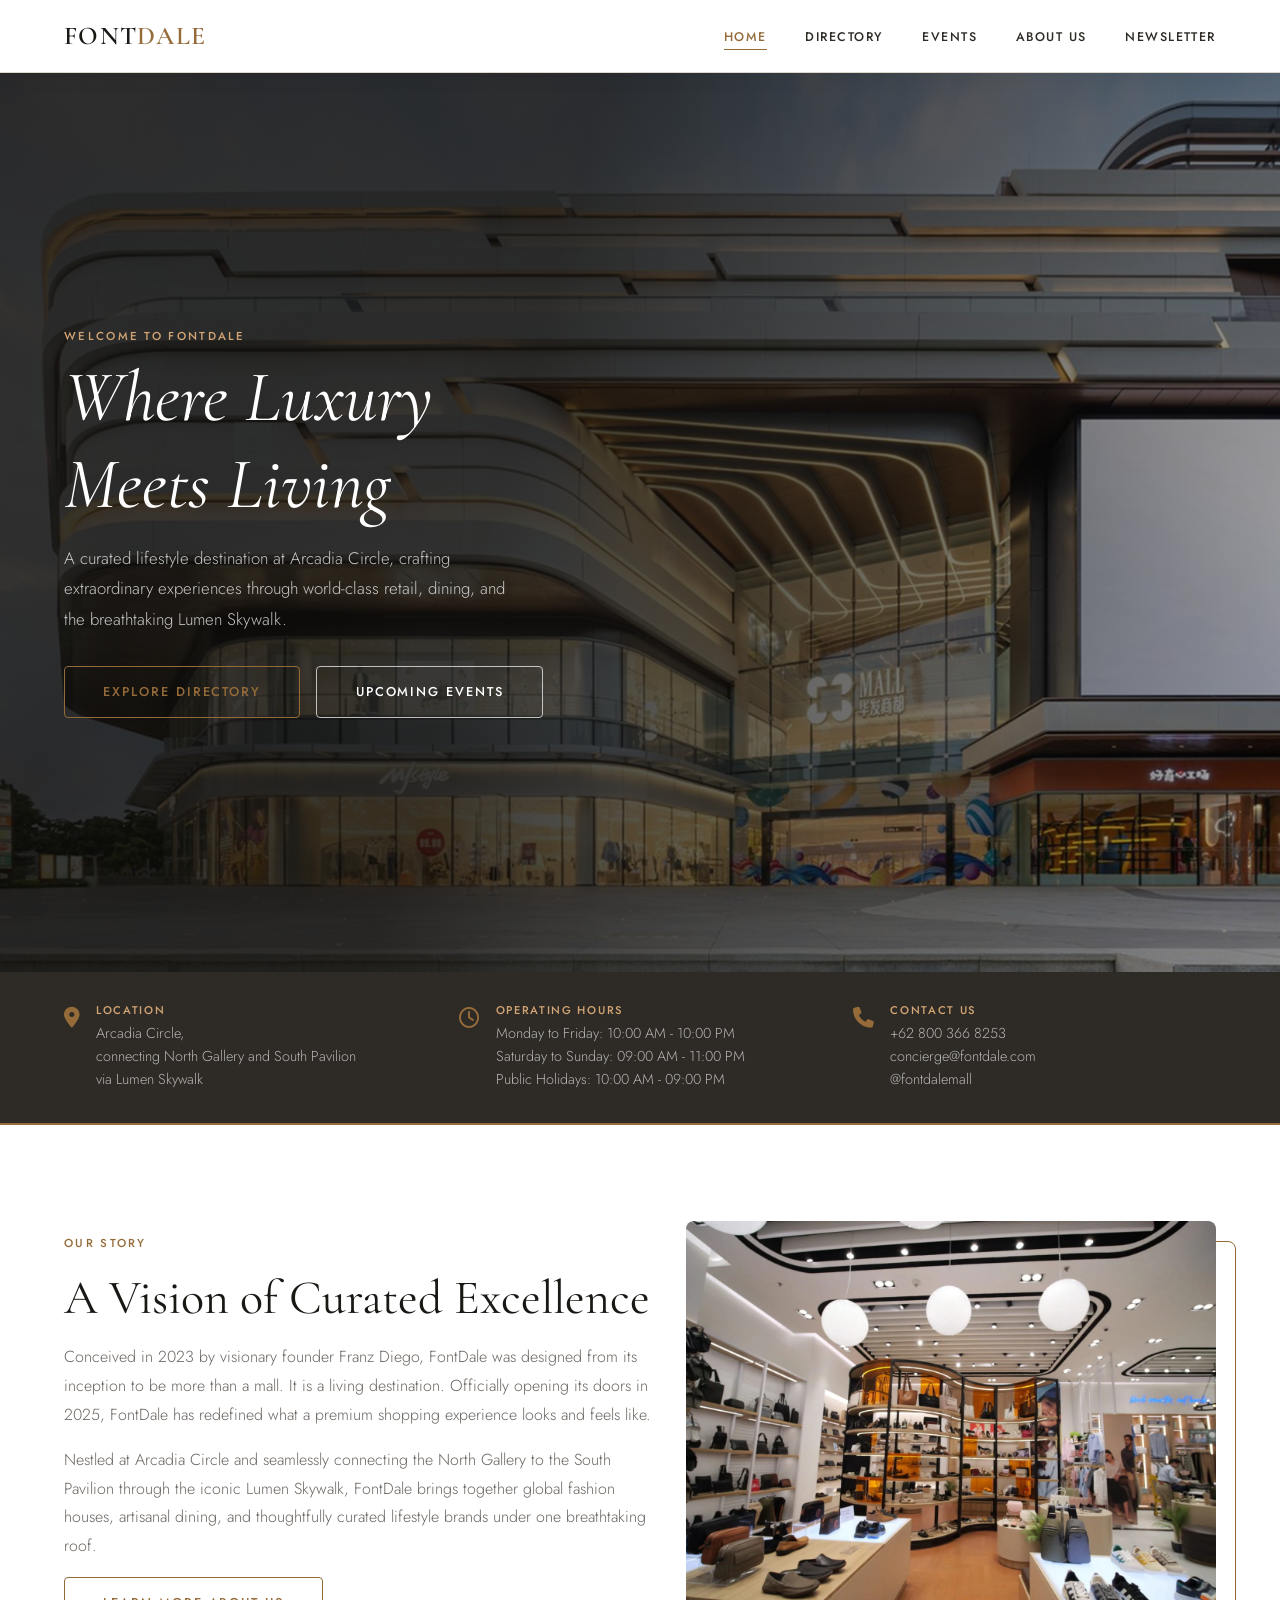
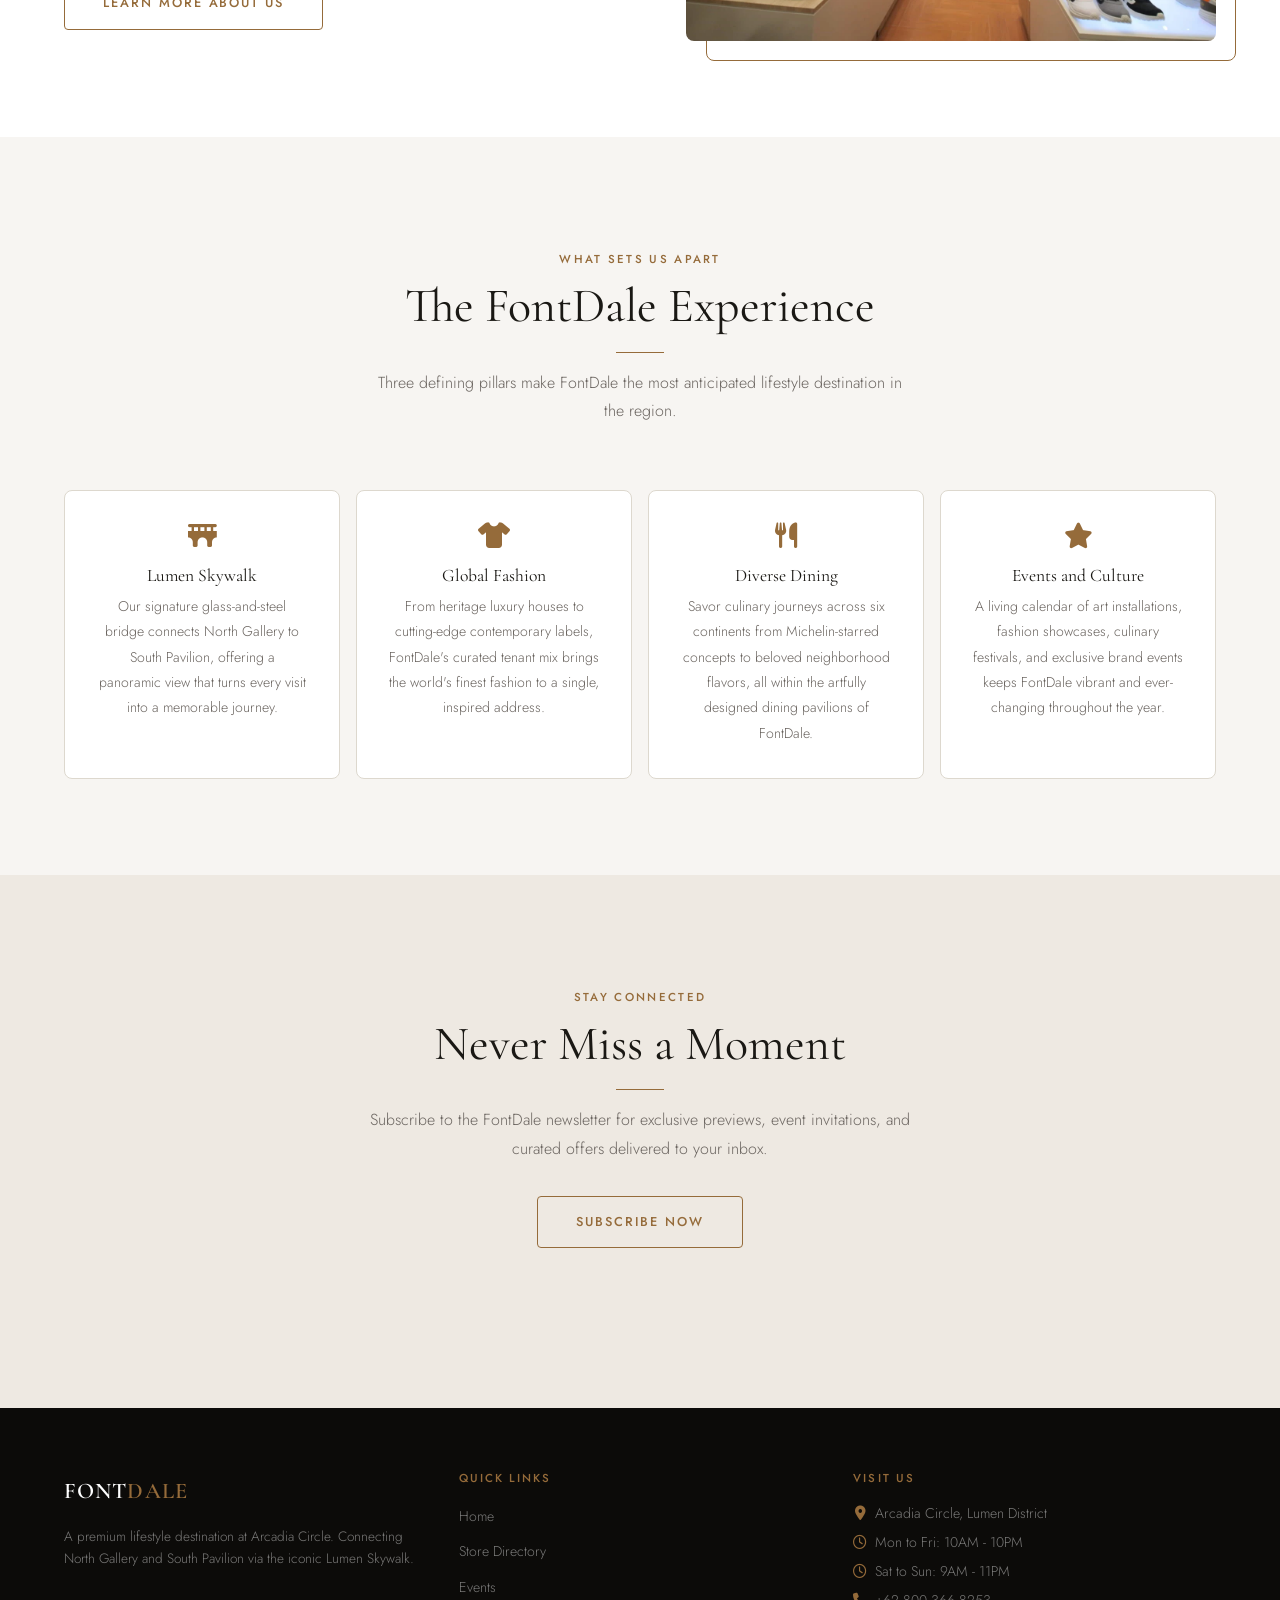
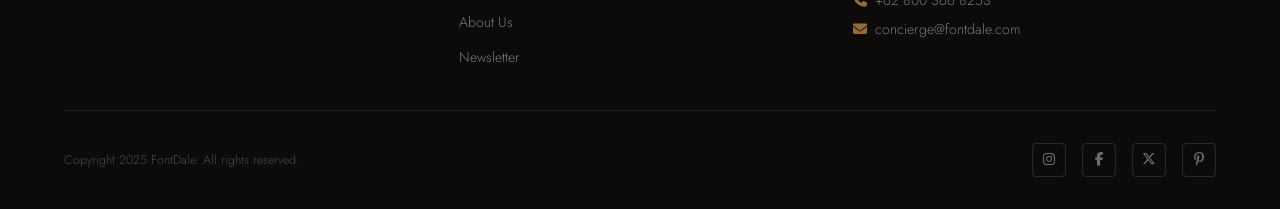
<file: index.html>
<!DOCTYPE html>
<html lang="en">

<head>
    <meta charset="UTF-8">
    <meta name="viewport" content="width=device-width, initial-scale=1.0">
    <meta name="description"
        content="FontDale - A premium lifestyle mall at Arcadia Circle, home to global fashion brands, fine dining, and the iconic Lumen Skywalk.">
    <title>FontDale | Premium Lifestyle Mall</title>
    <link rel="stylesheet" href="https://cdnjs.cloudflare.com/ajax/libs/font-awesome/6.5.0/css/all.min.css">
    <link rel="stylesheet" href="assets/css/style.css">
</head>

<body class="page-body">

    <header class="site-header">
        <div class="container">
            <div class="header-inner">
                <a href="index.html" class="site-logo" aria-label="FontDale Home">Font<span>Dale</span></a>
                <nav aria-label="Primary Navigation">
                    <ul class="nav-list">
                        <li><a href="index.html">Home</a></li>
                        <li><a href="directory.html">Directory</a></li>
                        <li><a href="events.html">Events</a></li>
                        <li><a href="about.html">About Us</a></li>
                        <li><a href="newsletter.html">Newsletter</a></li>
                    </ul>
                </nav>
                <button id="nav-toggle" class="nav-toggle" aria-label="Open navigation menu" aria-expanded="false">
                    <i id="nav-toggle-icon" class="fa-solid fa-bars"></i>
                </button>
            </div>
        </div>
    </header>

    <nav id="nav-mobile" class="nav-mobile" aria-label="Mobile Navigation">
        <ul>
            <li><a href="index.html">Home</a></li>
            <li><a href="directory.html">Directory</a></li>
            <li><a href="events.html">Events</a></li>
            <li><a href="about.html">About Us</a></li>
            <li><a href="newsletter.html">Newsletter</a></li>
        </ul>
    </nav>

    <main>

        <section class="hero" id="hero" aria-label="Hero Banner">
            <div class="hero-bg">
                <img src="assets/images/hero.png"
                    alt="Interior of FontDale Premium Mall - a grand atrium with elegant finishes">
            </div>
            <div class="hero-overlay" aria-hidden="true"></div>
            <div class="container">
                <div class="hero-content">
                    <p class="label-overline">Welcome to FontDale</p>
                    <h1>Where Luxury<br>Meets Living</h1>
                    <p class="hero-tagline">
                        A curated lifestyle destination at Arcadia Circle, crafting
                        extraordinary experiences through world-class retail, dining,
                        and the breathtaking Lumen Skywalk.
                    </p>
                    <div class="hero-actions">
                        <a href="directory.html" class="btn" id="cta-explore-directory">Explore Directory</a>
                        <a href="events.html" class="btn btn--light" id="cta-view-events">Upcoming Events</a>
                    </div>
                </div>
            </div>
        </section>

        <section class="info-strip" aria-label="Mall Information">
            <div class="container">
                <div class="info-strip-grid">

                    <div class="info-strip-item">
                        <i class="fa-solid fa-location-dot" aria-hidden="true"></i>
                        <div>
                            <h4>Location</h4>
                            <p>
                                Arcadia Circle,<br>
                                connecting North Gallery and South Pavilion<br>
                                via Lumen Skywalk
                            </p>
                        </div>
                    </div>

                    <div class="info-strip-item">
                        <i class="fa-regular fa-clock" aria-hidden="true"></i>
                        <div>
                            <h4>Operating Hours</h4>
                            <p>
                                Monday to Friday: 10:00 AM - 10:00 PM<br>
                                Saturday to Sunday: 09:00 AM - 11:00 PM<br>
                                Public Holidays: 10:00 AM - 09:00 PM
                            </p>
                        </div>
                    </div>

                    <div class="info-strip-item">
                        <i class="fa-solid fa-phone" aria-hidden="true"></i>
                        <div>
                            <h4>Contact Us</h4>
                            <p>
                                +62 800 366 8253<br>
                                concierge@fontdale.com<br>
                                @fontdalemall
                            </p>
                        </div>
                    </div>

                </div>
            </div>
        </section>

        <section class="section" id="about-snippet" aria-labelledby="intro-heading">
            <div class="container">
                <div class="intro-grid">

                    <div class="intro-text">
                        <p class="label-overline">Our Story</p>
                        <h2 id="intro-heading">A Vision of Curated Excellence</h2>
                        <p>
                            Conceived in 2023 by visionary founder Franz Diego, FontDale
                            was designed from its inception to be more than a mall. It is
                            a living destination. Officially opening its doors in 2025,
                            FontDale has redefined what a premium shopping experience
                            looks and feels like.
                        </p>
                        <p>
                            Nestled at Arcadia Circle and seamlessly connecting the North
                            Gallery to the South Pavilion through the iconic Lumen Skywalk,
                            FontDale brings together global fashion houses, artisanal dining,
                            and thoughtfully curated lifestyle brands under one breathtaking roof.
                        </p>
                        <a href="about.html" class="btn btn--outline" id="cta-about-us">Learn More About Us</a>
                    </div>

                    <div class="intro-visual">
                        <img src="assets/images/directory/tenant-1.jpg"
                            alt="FontDale signature pattern - an elegant geometric motif">
                    </div>

                </div>
            </div>
        </section>

        <section class="section section--alt" id="features" aria-labelledby="features-heading">
            <div class="container">

                <div class="section-header">
                    <p class="label-overline">What Sets Us Apart</p>
                    <h2 id="features-heading">The FontDale Experience</h2>
                    <span class="section-divider" aria-hidden="true"></span>
                    <p>
                        Three defining pillars make FontDale the most anticipated
                        lifestyle destination in the region.
                    </p>
                </div>

                <div class="features-grid">

                    <div class="feature-card">
                        <i class="fa-solid fa-bridge" aria-hidden="true"></i>
                        <h3>Lumen Skywalk</h3>
                        <p>
                            Our signature glass-and-steel bridge connects North Gallery to
                            South Pavilion, offering a panoramic view that turns every visit
                            into a memorable journey.
                        </p>
                    </div>

                    <div class="feature-card">
                        <i class="fa-solid fa-shirt" aria-hidden="true"></i>
                        <h3>Global Fashion</h3>
                        <p>
                            From heritage luxury houses to cutting-edge contemporary labels,
                            FontDale's curated tenant mix brings the world's finest fashion
                            to a single, inspired address.
                        </p>
                    </div>

                    <div class="feature-card">
                        <i class="fa-solid fa-utensils" aria-hidden="true"></i>
                        <h3>Diverse Dining</h3>
                        <p>
                            Savor culinary journeys across six continents from Michelin-starred
                            concepts to beloved neighborhood flavors, all within the artfully
                            designed dining pavilions of FontDale.
                        </p>
                    </div>

                    <div class="feature-card">
                        <i class="fa-solid fa-star" aria-hidden="true"></i>
                        <h3>Events and Culture</h3>
                        <p>
                            A living calendar of art installations, fashion showcases, culinary
                            festivals, and exclusive brand events keeps FontDale vibrant and
                            ever-changing throughout the year.
                        </p>
                    </div>

                </div>

            </div>
        </section>

        <section class="section section--surface" id="newsletter-teaser" aria-label="Newsletter Sign-Up Teaser">
            <div class="container">
                <div class="section-header">
                    <p class="label-overline">Stay Connected</p>
                    <h2>Never Miss a Moment</h2>
                    <span class="section-divider" aria-hidden="true"></span>
                    <p>
                        Subscribe to the FontDale newsletter for exclusive previews,
                        event invitations, and curated offers delivered to your inbox.
                    </p>
                    <a href="newsletter.html" class="btn btn-cta-spaced" id="cta-newsletter">Subscribe Now</a>
                </div>
            </div>
        </section>

    </main>

    <footer class="site-footer" role="contentinfo">
        <div class="container">
            <div class="footer-grid">

                <div class="footer-col">
                    <div class="footer-logo">Font<span>Dale</span></div>
                    <p class="footer-tagline">
                        A premium lifestyle destination at Arcadia Circle.
                        Connecting North Gallery and South Pavilion
                        via the iconic Lumen Skywalk.
                    </p>
                </div>

                <div class="footer-col">
                    <h4>Quick Links</h4>
                    <ul class="footer-links">
                        <li><a href="index.html">Home</a></li>
                        <li><a href="directory.html">Store Directory</a></li>
                        <li><a href="events.html">Events</a></li>
                        <li><a href="about.html">About Us</a></li>
                        <li><a href="newsletter.html">Newsletter</a></li>
                    </ul>
                </div>

                <div class="footer-col footer-info">
                    <h4>Visit Us</h4>
                    <p><i class="fa-solid fa-location-dot" aria-hidden="true"></i>Arcadia Circle, Lumen District</p>
                    <p><i class="fa-regular fa-clock" aria-hidden="true"></i>Mon to Fri: 10AM - 10PM</p>
                    <p><i class="fa-regular fa-clock" aria-hidden="true"></i>Sat to Sun: 9AM - 11PM</p>
                    <p><i class="fa-solid fa-phone" aria-hidden="true"></i>+62 800 366 8253</p>
                    <p><i class="fa-solid fa-envelope" aria-hidden="true"></i>concierge@fontdale.com</p>
                </div>

            </div>

            <div class="footer-bottom">
                <p>Copyright 2025 FontDale. All rights reserved.</p>
                <div class="footer-social" aria-label="Social Media Links">
                    <a href="#" aria-label="FontDale on Instagram"><i class="fa-brands fa-instagram"
                            aria-hidden="true"></i></a>
                    <a href="#" aria-label="FontDale on Facebook"><i class="fa-brands fa-facebook-f"
                            aria-hidden="true"></i></a>
                    <a href="#" aria-label="FontDale on X (Twitter)"><i class="fa-brands fa-x-twitter"
                            aria-hidden="true"></i></a>
                    <a href="#" aria-label="FontDale on Pinterest"><i class="fa-brands fa-pinterest-p"
                            aria-hidden="true"></i></a>
                </div>
            </div>

        </div>
    </footer>

    <button id="scroll-top-btn" class="scroll-top" aria-label="Scroll back to top">
        <i class="fa-solid fa-chevron-up" aria-hidden="true"></i>
    </button>

    <script src="assets/js/main.js"></script>

</body>

</html>
</file>
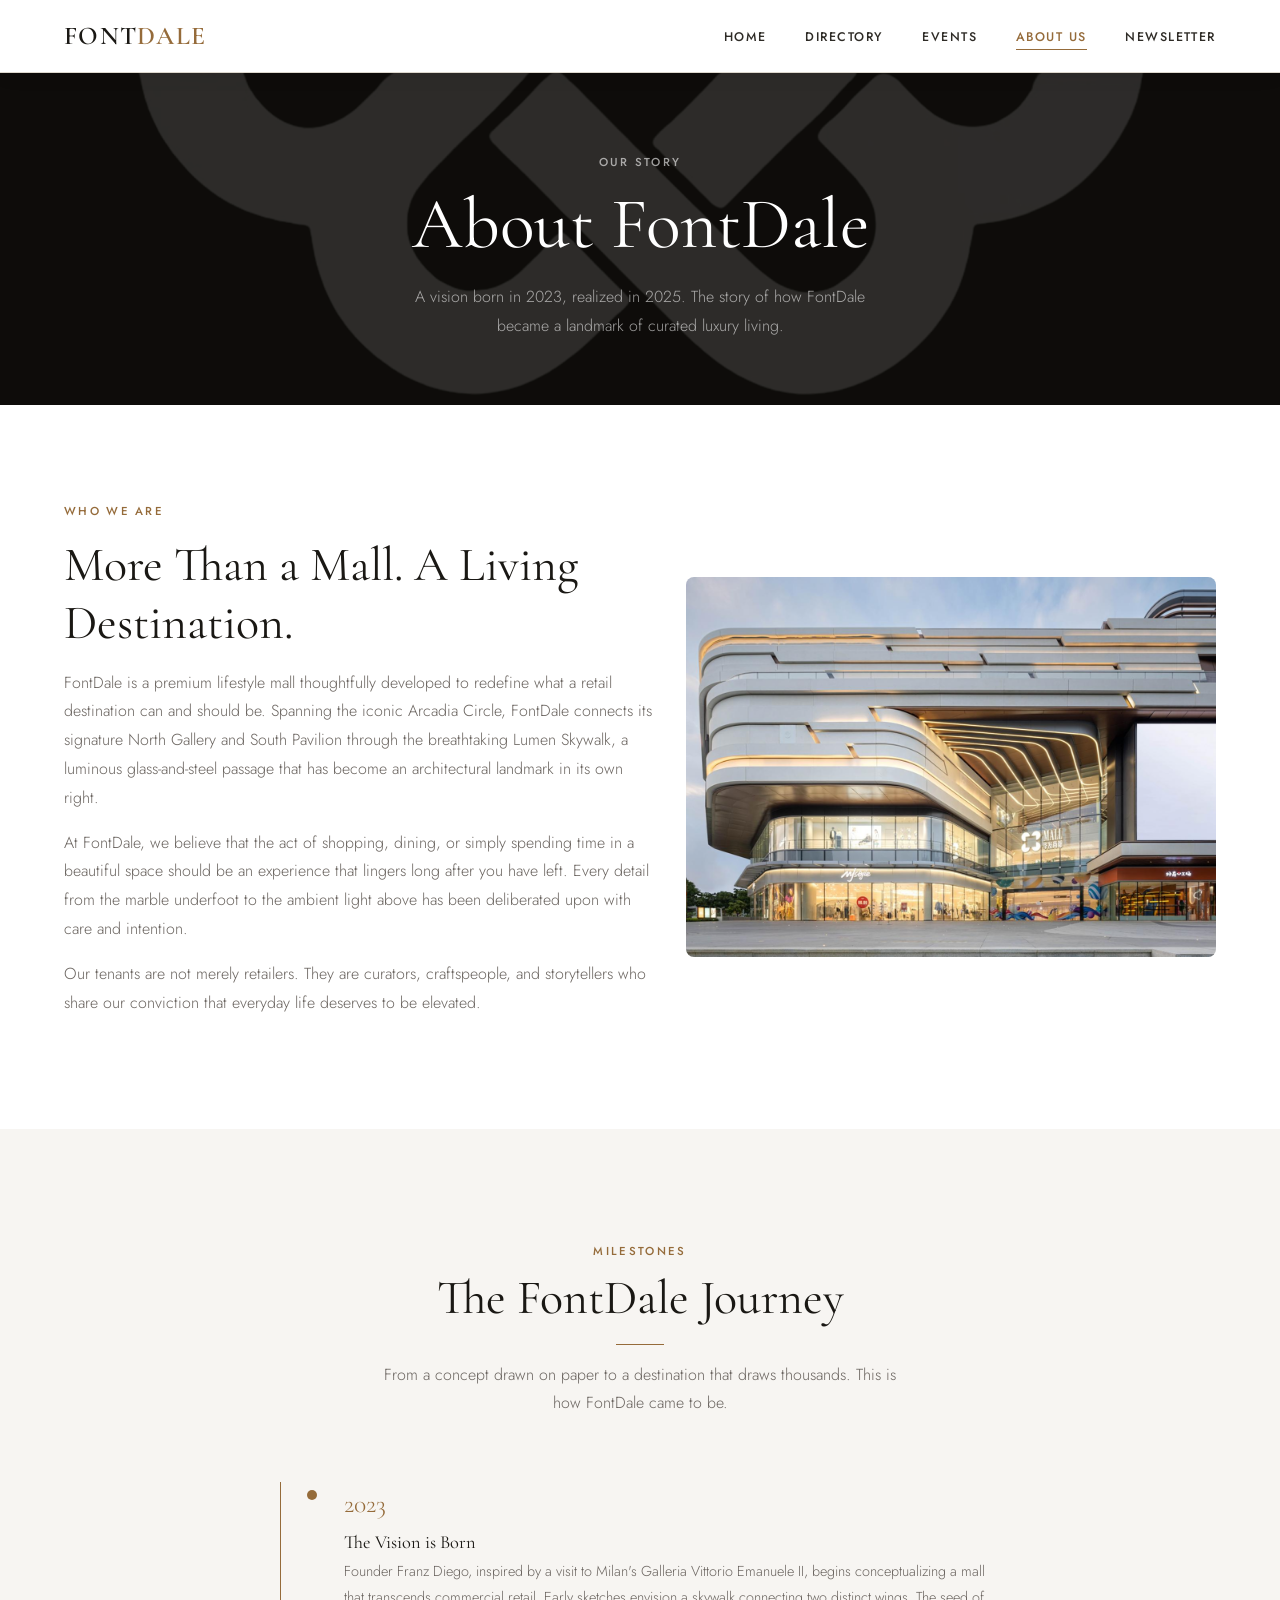
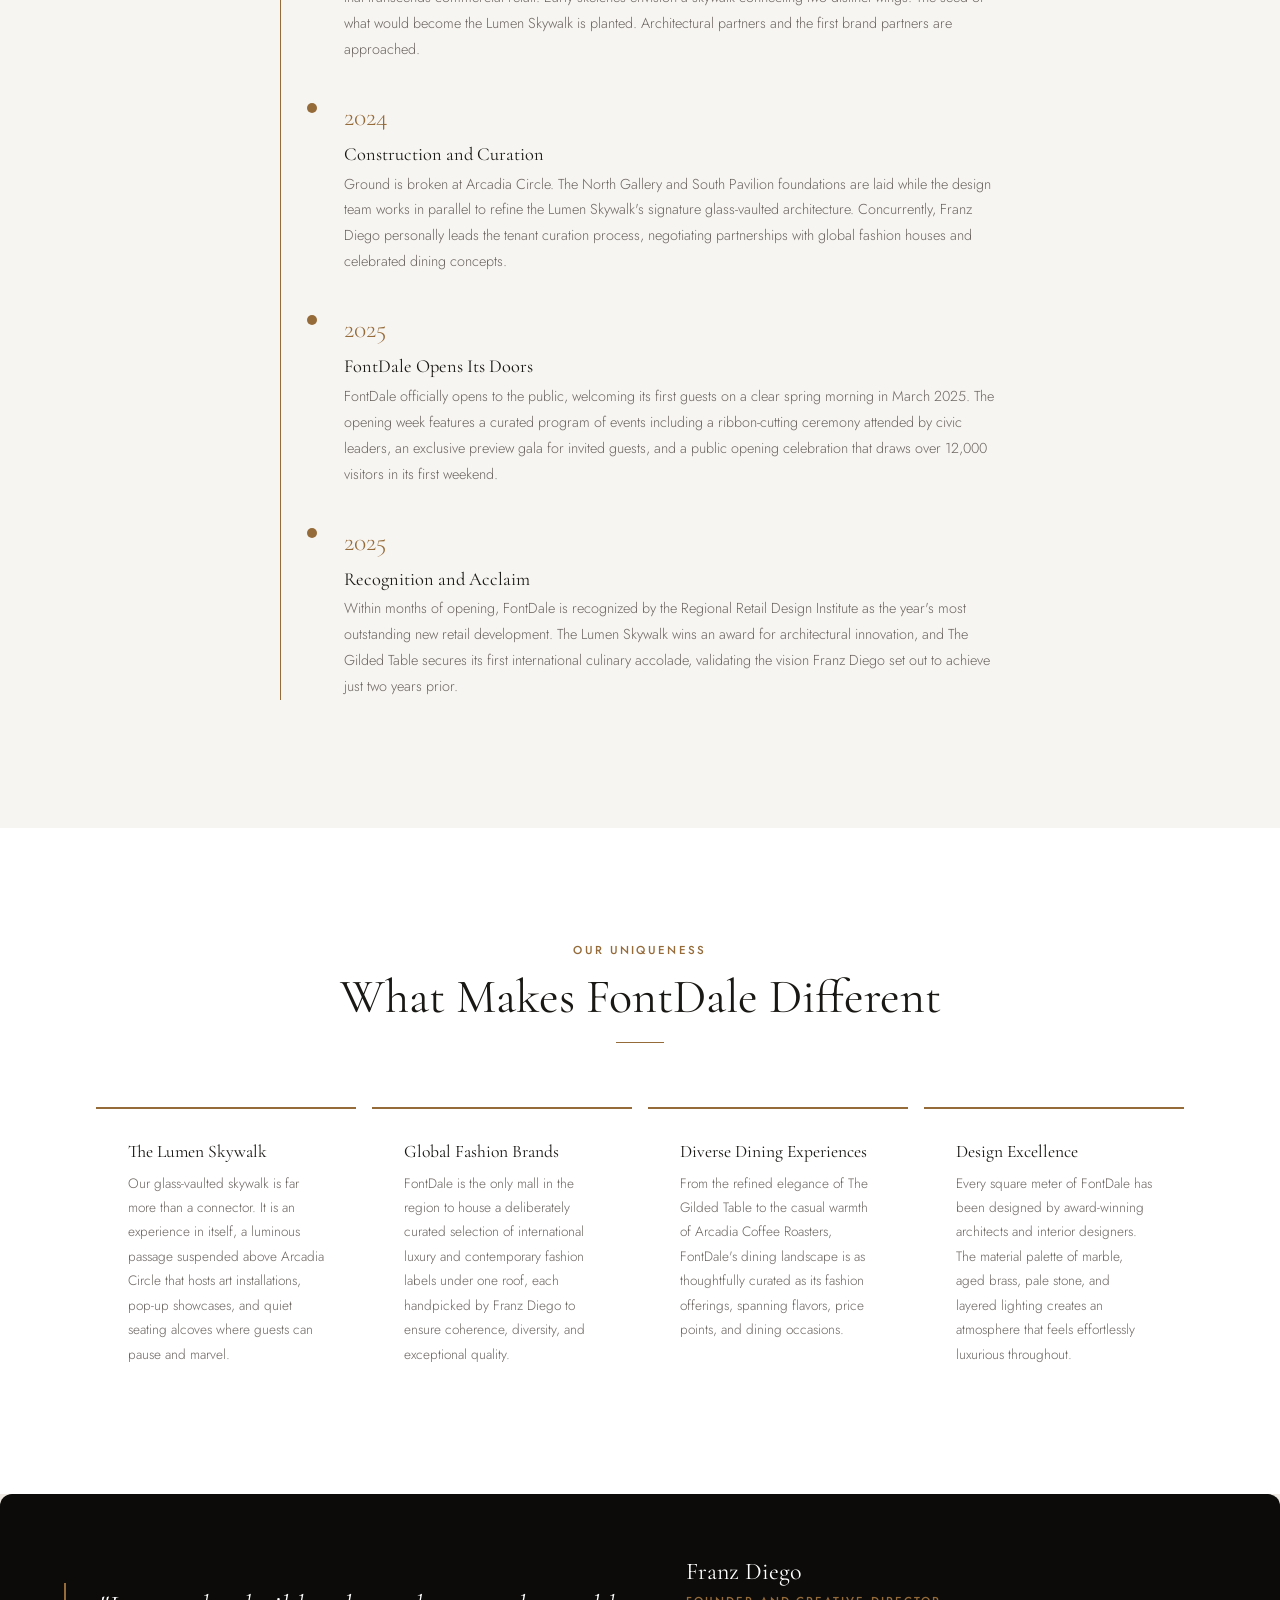
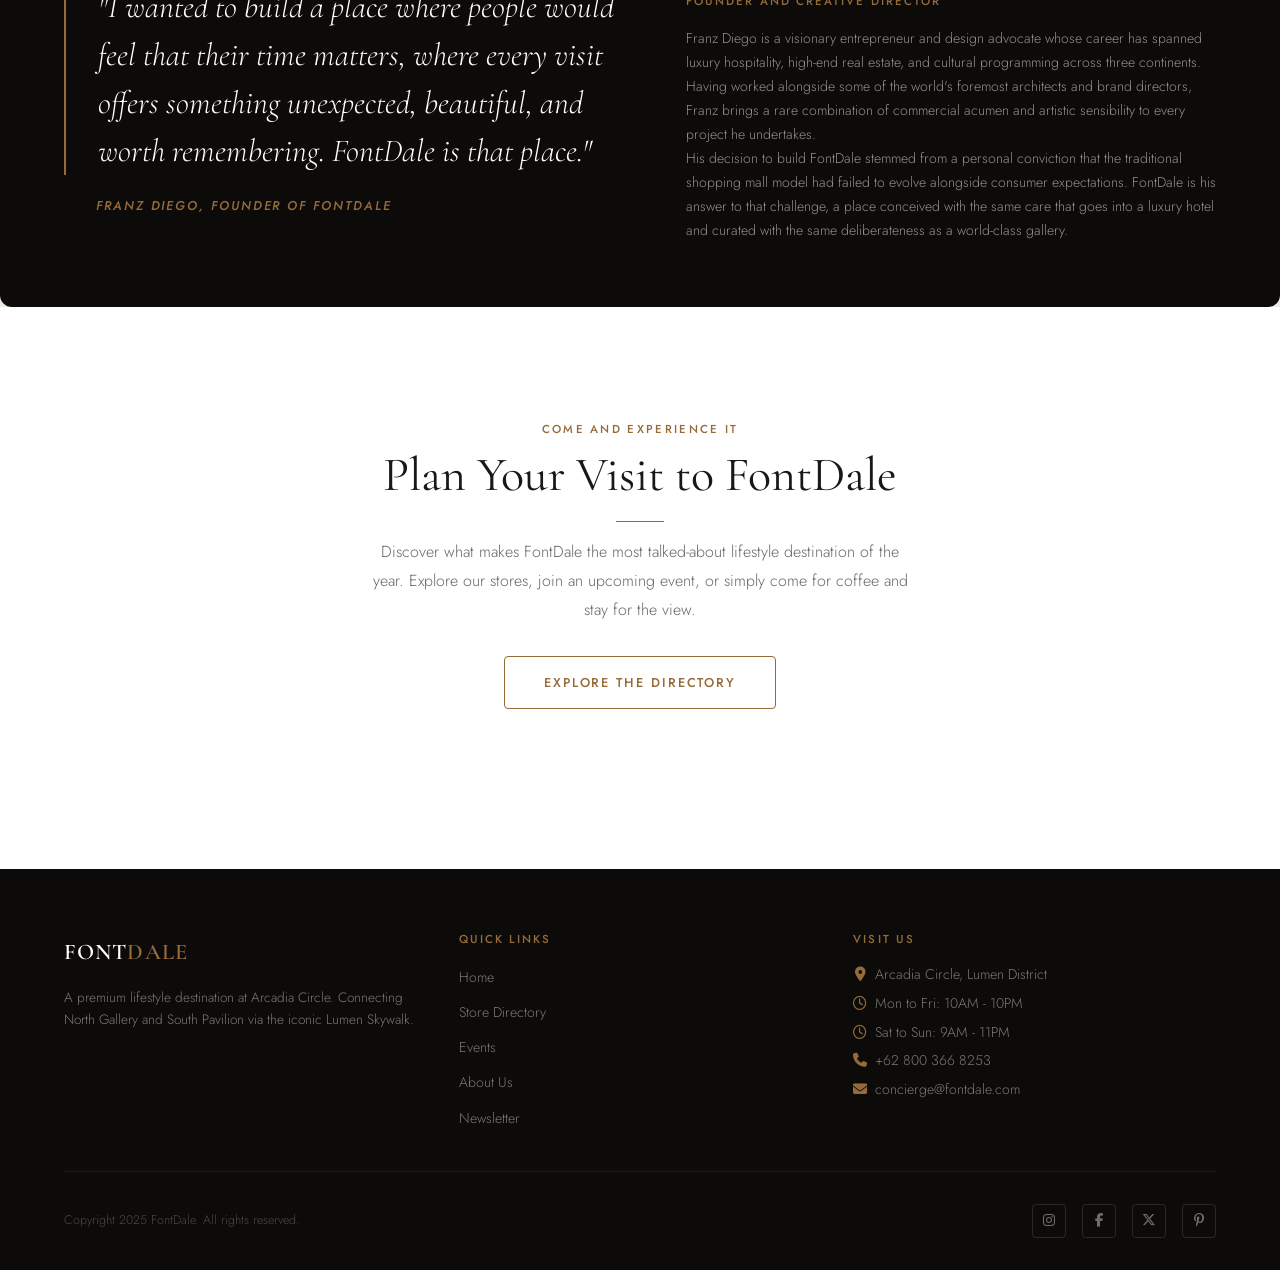
<file: about.html>
<!DOCTYPE html>
<html lang="en">

<head>
    <meta charset="UTF-8">
    <meta name="viewport" content="width=device-width, initial-scale=1.0">
    <meta name="description"
        content="Learn about FontDale - conceived by Franz Diego in 2023, opened in 2025, and built around the Lumen Skywalk connecting North Gallery and South Pavilion.">
    <title>About Us | FontDale</title>
    <link rel="stylesheet" href="https://cdnjs.cloudflare.com/ajax/libs/font-awesome/6.5.0/css/all.min.css">
    <link rel="stylesheet" href="assets/css/style.css">
</head>

<body class="page-body">

    <header class="site-header">
        <div class="container">
            <div class="header-inner">
                <a href="index.html" class="site-logo" aria-label="FontDale Home">Font<span>Dale</span></a>
                <nav aria-label="Primary Navigation">
                    <ul class="nav-list">
                        <li><a href="index.html">Home</a></li>
                        <li><a href="directory.html">Directory</a></li>
                        <li><a href="events.html">Events</a></li>
                        <li><a href="about.html">About Us</a></li>
                        <li><a href="newsletter.html">Newsletter</a></li>
                    </ul>
                </nav>
                <button id="nav-toggle" class="nav-toggle" aria-label="Open navigation menu" aria-expanded="false">
                    <i id="nav-toggle-icon" class="fa-solid fa-bars"></i>
                </button>
            </div>
        </div>
    </header>

    <nav id="nav-mobile" class="nav-mobile" aria-label="Mobile Navigation">
        <ul>
            <li><a href="index.html">Home</a></li>
            <li><a href="directory.html">Directory</a></li>
            <li><a href="events.html">Events</a></li>
            <li><a href="about.html">About Us</a></li>
            <li><a href="newsletter.html">Newsletter</a></li>
        </ul>
    </nav>

    <main>

        <section class="page-banner" aria-label="Page Banner">
            <div class="page-banner-content container">
                <p class="label-overline">Our Story</p>
                <h1>About FontDale</h1>
                <p>A vision born in 2023, realized in 2025. The story of how FontDale became a landmark of curated
                    luxury living.</p>
            </div>
        </section>

        <section class="section" id="about-overview" aria-labelledby="about-overview-heading">
            <div class="container">
                <div class="about-intro">

                    <div class="about-intro-text">
                        <p class="label-overline">Who We Are</p>
                        <h2 id="about-overview-heading">More Than a Mall. A Living Destination.</h2>
                        <p>
                            FontDale is a premium lifestyle mall thoughtfully developed to
                            redefine what a retail destination can and should be. Spanning
                            the iconic Arcadia Circle, FontDale connects its signature
                            North Gallery and South Pavilion through the breathtaking
                            Lumen Skywalk, a luminous glass-and-steel passage that has
                            become an architectural landmark in its own right.
                        </p>
                        <p>
                            At FontDale, we believe that the act of shopping, dining, or
                            simply spending time in a beautiful space should be an experience
                            that lingers long after you have left. Every detail from the
                            marble underfoot to the ambient light above has been
                            deliberated upon with care and intention.
                        </p>
                        <p>
                            Our tenants are not merely retailers. They are curators, craftspeople,
                            and storytellers who share our conviction that everyday life deserves
                            to be elevated.
                        </p>
                    </div>

                    <div class="about-intro-image">
                        <img src="assets/images/hero.png"
                            alt="FontDale interior - the grand atrium viewed from above, bathed in warm light">
                    </div>

                </div>
            </div>
        </section>

        <section class="section section--alt" id="timeline" aria-labelledby="timeline-heading">
            <div class="container">

                <div class="section-header">
                    <p class="label-overline">Milestones</p>
                    <h2 id="timeline-heading">The FontDale Journey</h2>
                    <span class="section-divider" aria-hidden="true"></span>
                    <p>From a concept drawn on paper to a destination that draws thousands. This is how FontDale came to
                        be.</p>
                </div>

                <div class="timeline">

                    <div class="timeline-item">
                        <div class="timeline-year">2023</div>
                        <h3>The Vision is Born</h3>
                        <p>
                            Founder Franz Diego, inspired by a visit to Milan's Galleria
                            Vittorio Emanuele II, begins conceptualizing a mall that
                            transcends commercial retail. Early sketches envision a skywalk
                            connecting two distinct wings. The seed of what would become
                            the Lumen Skywalk is planted. Architectural partners and the
                            first brand partners are approached.
                        </p>
                    </div>

                    <div class="timeline-item">
                        <div class="timeline-year">2024</div>
                        <h3>Construction and Curation</h3>
                        <p>
                            Ground is broken at Arcadia Circle. The North Gallery and
                            South Pavilion foundations are laid while the design team works
                            in parallel to refine the Lumen Skywalk's signature glass-vaulted
                            architecture. Concurrently, Franz Diego personally leads the
                            tenant curation process, negotiating partnerships with global
                            fashion houses and celebrated dining concepts.
                        </p>
                    </div>

                    <div class="timeline-item">
                        <div class="timeline-year">2025</div>
                        <h3>FontDale Opens Its Doors</h3>
                        <p>
                            FontDale officially opens to the public, welcoming its first
                            guests on a clear spring morning in March 2025. The opening
                            week features a curated program of events including a ribbon-cutting
                            ceremony attended by civic leaders, an exclusive preview gala for
                            invited guests, and a public opening celebration that draws over
                            12,000 visitors in its first weekend.
                        </p>
                    </div>

                    <div class="timeline-item">
                        <div class="timeline-year">2025</div>
                        <h3>Recognition and Acclaim</h3>
                        <p>
                            Within months of opening, FontDale is recognized by the
                            Regional Retail Design Institute as the year's most outstanding
                            new retail development. The Lumen Skywalk wins an award for
                            architectural innovation, and The Gilded Table secures its
                            first international culinary accolade, validating the vision
                            Franz Diego set out to achieve just two years prior.
                        </p>
                    </div>

                </div>

            </div>
        </section>

        <section class="section" id="our-values" aria-labelledby="values-heading">
            <div class="container">

                <div class="section-header">
                    <p class="label-overline">Our Uniqueness</p>
                    <h2 id="values-heading">What Makes FontDale Different</h2>
                    <span class="section-divider" aria-hidden="true"></span>
                </div>

                <div class="values-grid">

                    <div class="value-item">
                        <h4>The Lumen Skywalk</h4>
                        <p>
                            Our glass-vaulted skywalk is far more than a connector. It is
                            an experience in itself, a luminous passage suspended above
                            Arcadia Circle that hosts art installations, pop-up showcases,
                            and quiet seating alcoves where guests can pause and marvel.
                        </p>
                    </div>

                    <div class="value-item">
                        <h4>Global Fashion Brands</h4>
                        <p>
                            FontDale is the only mall in the region to house a deliberately
                            curated selection of international luxury and contemporary
                            fashion labels under one roof, each handpicked by Franz Diego
                            to ensure coherence, diversity, and exceptional quality.
                        </p>
                    </div>

                    <div class="value-item">
                        <h4>Diverse Dining Experiences</h4>
                        <p>
                            From the refined elegance of The Gilded Table to the casual
                            warmth of Arcadia Coffee Roasters, FontDale's dining landscape
                            is as thoughtfully curated as its fashion offerings, spanning
                            flavors, price points, and dining occasions.
                        </p>
                    </div>

                    <div class="value-item">
                        <h4>Design Excellence</h4>
                        <p>
                            Every square meter of FontDale has been designed by award-winning
                            architects and interior designers. The material palette of marble,
                            aged brass, pale stone, and layered lighting creates an
                            atmosphere that feels effortlessly luxurious throughout.
                        </p>
                    </div>

                </div>

            </div>
        </section>

        <section class="section--surface" id="founder" aria-label="Founder's Message">
            <div class="founder-block">

                <div class="founder-quote">
                    <blockquote>
                        "I wanted to build a place where people would feel that their time
                        matters, where every visit offers something unexpected, beautiful,
                        and worth remembering. FontDale is that place."
                    </blockquote>
                    <cite>Franz Diego, Founder of FontDale</cite>
                </div>

                <div class="founder-info">
                    <h3>Franz Diego</h3>
                    <p class="founder-title">Founder and Creative Director</p>
                    <p>
                        Franz Diego is a visionary entrepreneur and design advocate whose career
                        has spanned luxury hospitality, high-end real estate, and cultural
                        programming across three continents. Having worked alongside some of
                        the world's foremost architects and brand directors, Franz brings a
                        rare combination of commercial acumen and artistic sensibility to
                        every project he undertakes.
                    </p>
                    <p>
                        His decision to build FontDale stemmed from a personal conviction that
                        the traditional shopping mall model had failed to evolve alongside
                        consumer expectations. FontDale is his answer to that challenge,
                        a place conceived with the same care that goes into a luxury hotel
                        and curated with the same deliberateness as a world-class gallery.
                    </p>
                </div>

            </div>
        </section>

        <section class="section" id="about-cta" aria-label="About Page Call-to-Action">
            <div class="container">
                <div class="section-header">
                    <p class="label-overline">Come and Experience It</p>
                    <h2>Plan Your Visit to FontDale</h2>
                    <span class="section-divider" aria-hidden="true"></span>
                    <p>
                        Discover what makes FontDale the most talked-about lifestyle destination of the year.
                        Explore our stores, join an upcoming event, or simply come for coffee
                        and stay for the view.
                    </p>
                    <a href="directory.html" class="btn btn-cta-spaced" id="cta-about-directory">Explore the
                        Directory</a>
                </div>
            </div>
        </section>

    </main>

    <footer class="site-footer" role="contentinfo">
        <div class="container">
            <div class="footer-grid">

                <div class="footer-col">
                    <div class="footer-logo">Font<span>Dale</span></div>
                    <p class="footer-tagline">
                        A premium lifestyle destination at Arcadia Circle.
                        Connecting North Gallery and South Pavilion
                        via the iconic Lumen Skywalk.
                    </p>
                </div>

                <div class="footer-col">
                    <h4>Quick Links</h4>
                    <ul class="footer-links">
                        <li><a href="index.html">Home</a></li>
                        <li><a href="directory.html">Store Directory</a></li>
                        <li><a href="events.html">Events</a></li>
                        <li><a href="about.html">About Us</a></li>
                        <li><a href="newsletter.html">Newsletter</a></li>
                    </ul>
                </div>

                <div class="footer-col footer-info">
                    <h4>Visit Us</h4>
                    <p><i class="fa-solid fa-location-dot" aria-hidden="true"></i>Arcadia Circle, Lumen District</p>
                    <p><i class="fa-regular fa-clock" aria-hidden="true"></i>Mon to Fri: 10AM - 10PM</p>
                    <p><i class="fa-regular fa-clock" aria-hidden="true"></i>Sat to Sun: 9AM - 11PM</p>
                    <p><i class="fa-solid fa-phone" aria-hidden="true"></i>+62 800 366 8253</p>
                    <p><i class="fa-solid fa-envelope" aria-hidden="true"></i>concierge@fontdale.com</p>
                </div>

            </div>

            <div class="footer-bottom">
                <p>Copyright 2025 FontDale. All rights reserved.</p>
                <div class="footer-social" aria-label="Social Media Links">
                    <a href="#" aria-label="FontDale on Instagram"><i class="fa-brands fa-instagram"
                            aria-hidden="true"></i></a>
                    <a href="#" aria-label="FontDale on Facebook"><i class="fa-brands fa-facebook-f"
                            aria-hidden="true"></i></a>
                    <a href="#" aria-label="FontDale on X (Twitter)"><i class="fa-brands fa-x-twitter"
                            aria-hidden="true"></i></a>
                    <a href="#" aria-label="FontDale on Pinterest"><i class="fa-brands fa-pinterest-p"
                            aria-hidden="true"></i></a>
                </div>
            </div>

        </div>
    </footer>

    <button id="scroll-top-btn" class="scroll-top" aria-label="Scroll back to top">
        <i class="fa-solid fa-chevron-up" aria-hidden="true"></i>
    </button>

    <script src="assets/js/main.js"></script>

</body>

</html>
</file>
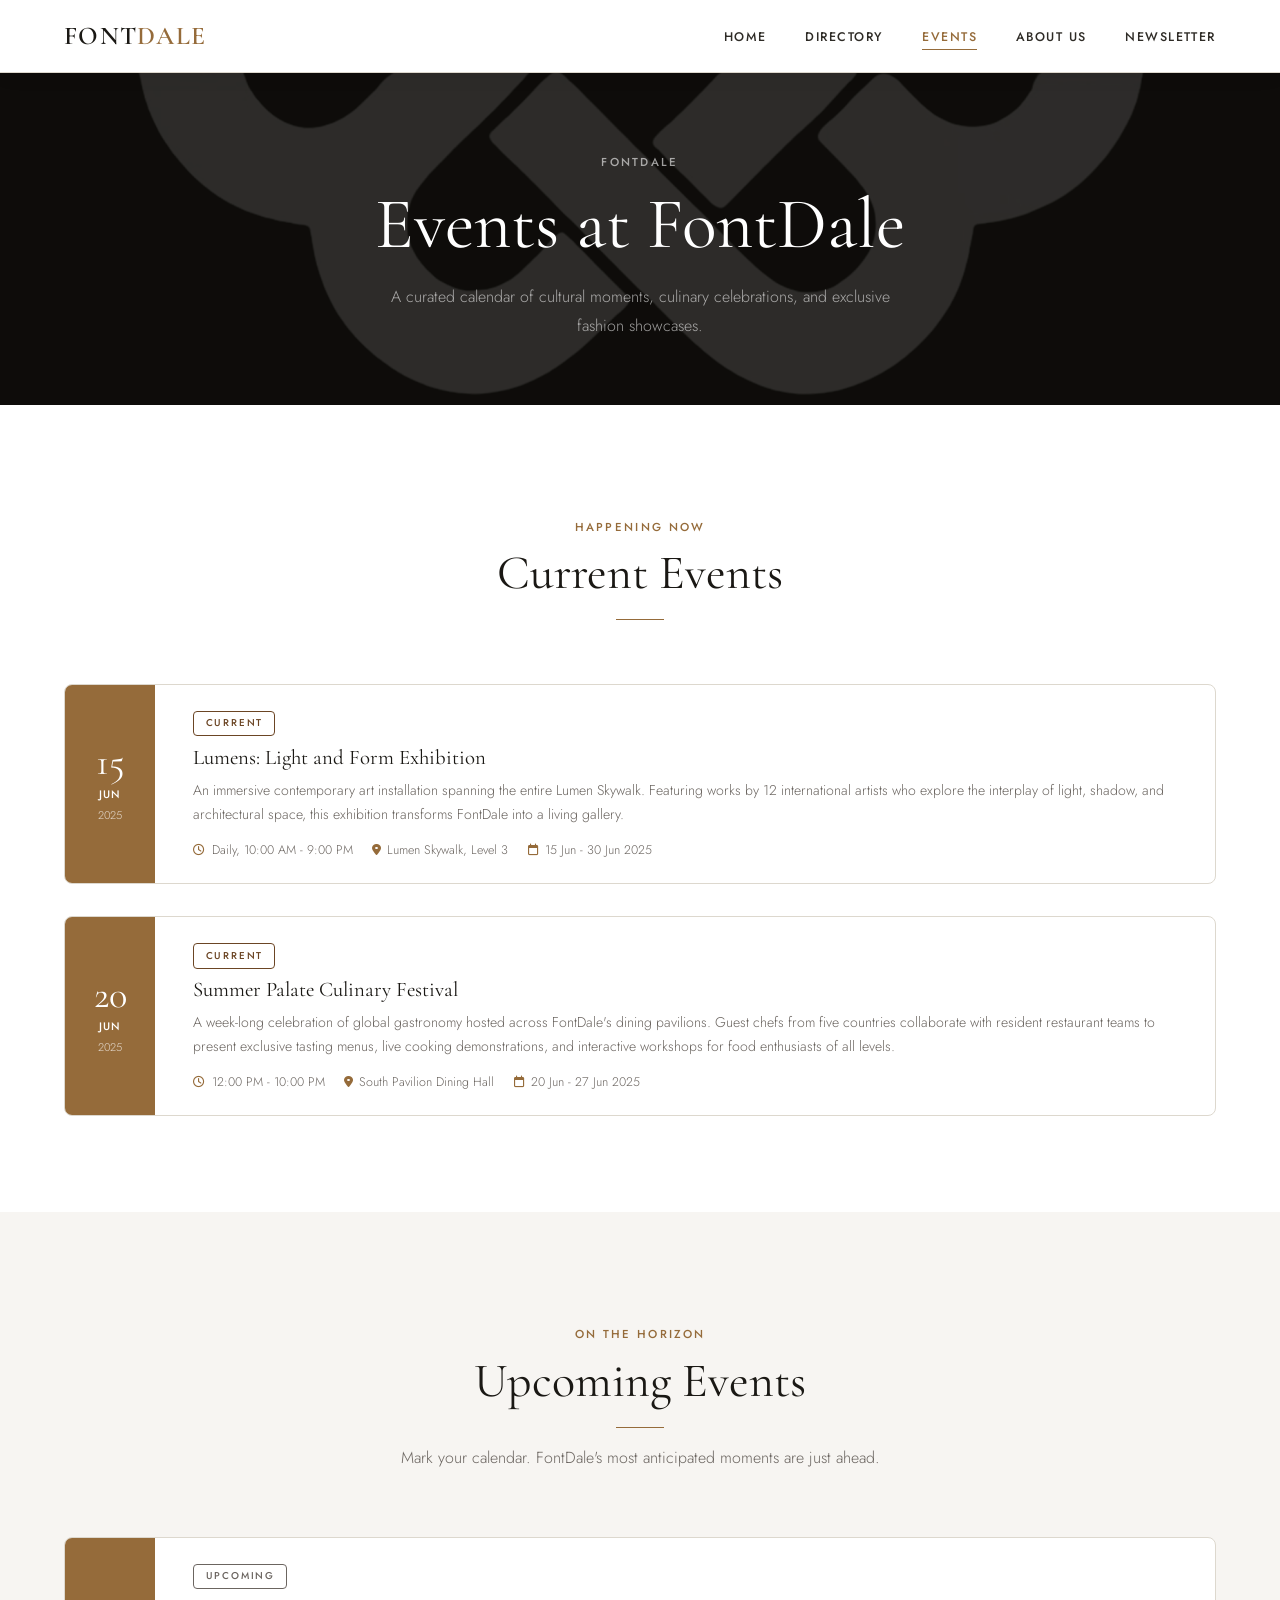
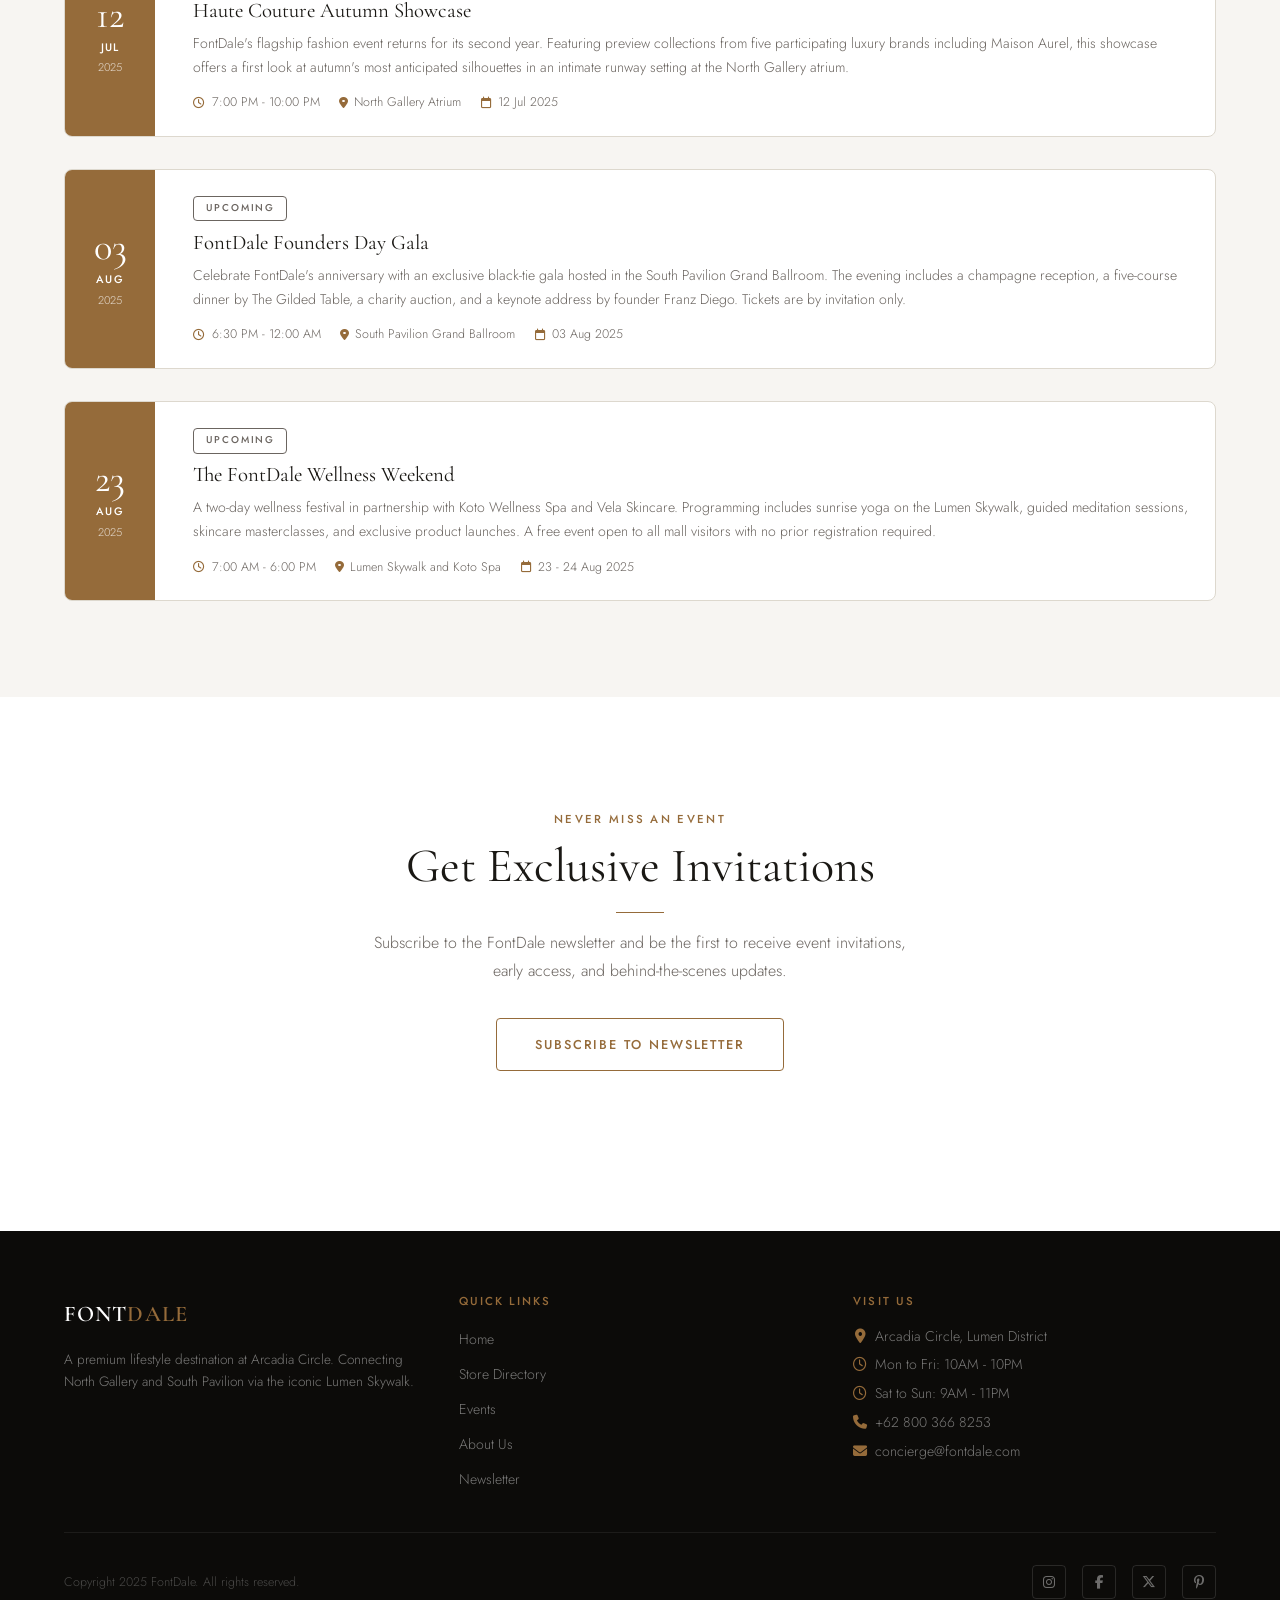
<file: events.html>
<!DOCTYPE html>
<html lang="en">

<head>
    <meta charset="UTF-8">
    <meta name="viewport" content="width=device-width, initial-scale=1.0">
    <meta name="description"
        content="Stay updated with FontDale's current and upcoming events from fashion showcases to culinary festivals and art installations.">
    <title>Events | FontDale</title>
    <link rel="stylesheet" href="https://cdnjs.cloudflare.com/ajax/libs/font-awesome/6.5.0/css/all.min.css">
    <link rel="stylesheet" href="assets/css/style.css">
</head>

<body class="page-body">

    <header class="site-header">
        <div class="container">
            <div class="header-inner">
                <a href="index.html" class="site-logo" aria-label="FontDale Home">Font<span>Dale</span></a>
                <nav aria-label="Primary Navigation">
                    <ul class="nav-list">
                        <li><a href="index.html">Home</a></li>
                        <li><a href="directory.html">Directory</a></li>
                        <li><a href="events.html">Events</a></li>
                        <li><a href="about.html">About Us</a></li>
                        <li><a href="newsletter.html">Newsletter</a></li>
                    </ul>
                </nav>
                <button id="nav-toggle" class="nav-toggle" aria-label="Open navigation menu" aria-expanded="false">
                    <i id="nav-toggle-icon" class="fa-solid fa-bars"></i>
                </button>
            </div>
        </div>
    </header>

    <nav id="nav-mobile" class="nav-mobile" aria-label="Mobile Navigation">
        <ul>
            <li><a href="index.html">Home</a></li>
            <li><a href="directory.html">Directory</a></li>
            <li><a href="events.html">Events</a></li>
            <li><a href="about.html">About Us</a></li>
            <li><a href="newsletter.html">Newsletter</a></li>
        </ul>
    </nav>

    <main>

        <section class="page-banner" aria-label="Page Banner">
            <div class="page-banner-content container">
                <p class="label-overline">FontDale</p>
                <h1>Events at FontDale</h1>
                <p>A curated calendar of cultural moments, culinary celebrations, and exclusive fashion showcases.</p>
            </div>
        </section>

        <section class="section" id="current-events" aria-labelledby="current-events-heading">
            <div class="container">

                <div class="section-header">
                    <p class="label-overline">Happening Now</p>
                    <h2 id="current-events-heading">Current Events</h2>
                    <span class="section-divider" aria-hidden="true"></span>
                </div>

                <div class="events-list">

                    <article class="event-item" id="event-lumens-art">
                        <div class="event-date-block" aria-label="Event date: 15 June 2025">
                            <span class="event-day">15</span>
                            <span class="event-month">Jun</span>
                            <span class="event-year">2025</span>
                        </div>
                        <div class="event-content">
                            <span class="event-tag event-tag--current">Current</span>
                            <h3>Lumens: Light and Form Exhibition</h3>
                            <p>
                                An immersive contemporary art installation spanning the entire
                                Lumen Skywalk. Featuring works by 12 international artists who
                                explore the interplay of light, shadow, and architectural space,
                                this exhibition transforms FontDale into a living gallery.
                            </p>
                            <div class="event-meta">
                                <span>
                                    <i class="fa-regular fa-clock" aria-hidden="true"></i>
                                    Daily, 10:00 AM - 9:00 PM
                                </span>
                                <span>
                                    <i class="fa-solid fa-location-dot" aria-hidden="true"></i>
                                    Lumen Skywalk, Level 3
                                </span>
                                <span>
                                    <i class="fa-regular fa-calendar" aria-hidden="true"></i>
                                    15 Jun - 30 Jun 2025
                                </span>
                            </div>
                        </div>
                    </article>

                    <article class="event-item" id="event-summer-palate">
                        <div class="event-date-block" aria-label="Event date: 20 June 2025">
                            <span class="event-day">20</span>
                            <span class="event-month">Jun</span>
                            <span class="event-year">2025</span>
                        </div>
                        <div class="event-content">
                            <span class="event-tag event-tag--current">Current</span>
                            <h3>Summer Palate Culinary Festival</h3>
                            <p>
                                A week-long celebration of global gastronomy hosted across
                                FontDale's dining pavilions. Guest chefs from five countries
                                collaborate with resident restaurant teams to present exclusive
                                tasting menus, live cooking demonstrations, and interactive
                                workshops for food enthusiasts of all levels.
                            </p>
                            <div class="event-meta">
                                <span>
                                    <i class="fa-regular fa-clock" aria-hidden="true"></i>
                                    12:00 PM - 10:00 PM
                                </span>
                                <span>
                                    <i class="fa-solid fa-location-dot" aria-hidden="true"></i>
                                    South Pavilion Dining Hall
                                </span>
                                <span>
                                    <i class="fa-regular fa-calendar" aria-hidden="true"></i>
                                    20 Jun - 27 Jun 2025
                                </span>
                            </div>
                        </div>
                    </article>

                </div>

            </div>
        </section>

        <section class="section section--alt" id="upcoming-events" aria-labelledby="upcoming-events-heading">
            <div class="container">

                <div class="section-header">
                    <p class="label-overline">On the Horizon</p>
                    <h2 id="upcoming-events-heading">Upcoming Events</h2>
                    <span class="section-divider" aria-hidden="true"></span>
                    <p>Mark your calendar. FontDale's most anticipated moments are just ahead.</p>
                </div>

                <div class="events-list">

                    <article class="event-item" id="event-haute-couture">
                        <div class="event-date-block" aria-label="Event date: 12 July 2025">
                            <span class="event-day">12</span>
                            <span class="event-month">Jul</span>
                            <span class="event-year">2025</span>
                        </div>
                        <div class="event-content">
                            <span class="event-tag event-tag--upcoming">Upcoming</span>
                            <h3>Haute Couture Autumn Showcase</h3>
                            <p>
                                FontDale's flagship fashion event returns for its second year.
                                Featuring preview collections from five participating luxury
                                brands including Maison Aurel, this showcase offers a first
                                look at autumn's most anticipated silhouettes in an intimate
                                runway setting at the North Gallery atrium.
                            </p>
                            <div class="event-meta">
                                <span>
                                    <i class="fa-regular fa-clock" aria-hidden="true"></i>
                                    7:00 PM - 10:00 PM
                                </span>
                                <span>
                                    <i class="fa-solid fa-location-dot" aria-hidden="true"></i>
                                    North Gallery Atrium
                                </span>
                                <span>
                                    <i class="fa-regular fa-calendar" aria-hidden="true"></i>
                                    12 Jul 2025
                                </span>
                            </div>
                        </div>
                    </article>

                    <article class="event-item" id="event-founders-day">
                        <div class="event-date-block" aria-label="Event date: 3 August 2025">
                            <span class="event-day">03</span>
                            <span class="event-month">Aug</span>
                            <span class="event-year">2025</span>
                        </div>
                        <div class="event-content">
                            <span class="event-tag event-tag--upcoming">Upcoming</span>
                            <h3>FontDale Founders Day Gala</h3>
                            <p>
                                Celebrate FontDale's anniversary with an exclusive black-tie
                                gala hosted in the South Pavilion Grand Ballroom. The evening
                                includes a champagne reception, a five-course dinner by The
                                Gilded Table, a charity auction, and a keynote address by
                                founder Franz Diego. Tickets are by invitation only.
                            </p>
                            <div class="event-meta">
                                <span>
                                    <i class="fa-regular fa-clock" aria-hidden="true"></i>
                                    6:30 PM - 12:00 AM
                                </span>
                                <span>
                                    <i class="fa-solid fa-location-dot" aria-hidden="true"></i>
                                    South Pavilion Grand Ballroom
                                </span>
                                <span>
                                    <i class="fa-regular fa-calendar" aria-hidden="true"></i>
                                    03 Aug 2025
                                </span>
                            </div>
                        </div>
                    </article>

                    <article class="event-item" id="event-wellness-weekend">
                        <div class="event-date-block" aria-label="Event date: 23 August 2025">
                            <span class="event-day">23</span>
                            <span class="event-month">Aug</span>
                            <span class="event-year">2025</span>
                        </div>
                        <div class="event-content">
                            <span class="event-tag event-tag--upcoming">Upcoming</span>
                            <h3>The FontDale Wellness Weekend</h3>
                            <p>
                                A two-day wellness festival in partnership with Koto Wellness
                                Spa and Vela Skincare. Programming includes sunrise yoga on the
                                Lumen Skywalk, guided meditation sessions, skincare masterclasses,
                                and exclusive product launches. A free event open to all mall
                                visitors with no prior registration required.
                            </p>
                            <div class="event-meta">
                                <span>
                                    <i class="fa-regular fa-clock" aria-hidden="true"></i>
                                    7:00 AM - 6:00 PM
                                </span>
                                <span>
                                    <i class="fa-solid fa-location-dot" aria-hidden="true"></i>
                                    Lumen Skywalk and Koto Spa
                                </span>
                                <span>
                                    <i class="fa-regular fa-calendar" aria-hidden="true"></i>
                                    23 - 24 Aug 2025
                                </span>
                            </div>
                        </div>
                    </article>

                </div>

            </div>
        </section>

        <section class="section" id="events-newsletter-cta" aria-label="Newsletter Call-to-Action">
            <div class="container">
                <div class="section-header">
                    <p class="label-overline">Never Miss an Event</p>
                    <h2>Get Exclusive Invitations</h2>
                    <span class="section-divider" aria-hidden="true"></span>
                    <p>
                        Subscribe to the FontDale newsletter and be the first to receive
                        event invitations, early access, and behind-the-scenes updates.
                    </p>
                    <a href="newsletter.html" class="btn btn-cta-spaced" id="cta-events-newsletter">Subscribe to
                        Newsletter</a>
                </div>
            </div>
        </section>

    </main>

    <footer class="site-footer" role="contentinfo">
        <div class="container">
            <div class="footer-grid">

                <div class="footer-col">
                    <div class="footer-logo">Font<span>Dale</span></div>
                    <p class="footer-tagline">
                        A premium lifestyle destination at Arcadia Circle.
                        Connecting North Gallery and South Pavilion
                        via the iconic Lumen Skywalk.
                    </p>
                </div>

                <div class="footer-col">
                    <h4>Quick Links</h4>
                    <ul class="footer-links">
                        <li><a href="index.html">Home</a></li>
                        <li><a href="directory.html">Store Directory</a></li>
                        <li><a href="events.html">Events</a></li>
                        <li><a href="about.html">About Us</a></li>
                        <li><a href="newsletter.html">Newsletter</a></li>
                    </ul>
                </div>

                <div class="footer-col footer-info">
                    <h4>Visit Us</h4>
                    <p><i class="fa-solid fa-location-dot" aria-hidden="true"></i>Arcadia Circle, Lumen District</p>
                    <p><i class="fa-regular fa-clock" aria-hidden="true"></i>Mon to Fri: 10AM - 10PM</p>
                    <p><i class="fa-regular fa-clock" aria-hidden="true"></i>Sat to Sun: 9AM - 11PM</p>
                    <p><i class="fa-solid fa-phone" aria-hidden="true"></i>+62 800 366 8253</p>
                    <p><i class="fa-solid fa-envelope" aria-hidden="true"></i>concierge@fontdale.com</p>
                </div>

            </div>

            <div class="footer-bottom">
                <p>Copyright 2025 FontDale. All rights reserved.</p>
                <div class="footer-social" aria-label="Social Media Links">
                    <a href="#" aria-label="FontDale on Instagram"><i class="fa-brands fa-instagram"
                            aria-hidden="true"></i></a>
                    <a href="#" aria-label="FontDale on Facebook"><i class="fa-brands fa-facebook-f"
                            aria-hidden="true"></i></a>
                    <a href="#" aria-label="FontDale on X (Twitter)"><i class="fa-brands fa-x-twitter"
                            aria-hidden="true"></i></a>
                    <a href="#" aria-label="FontDale on Pinterest"><i class="fa-brands fa-pinterest-p"
                            aria-hidden="true"></i></a>
                </div>
            </div>

        </div>
    </footer>

    <button id="scroll-top-btn" class="scroll-top" aria-label="Scroll back to top">
        <i class="fa-solid fa-chevron-up" aria-hidden="true"></i>
    </button>

    <script src="assets/js/main.js"></script>

</body>

</html>
</file>
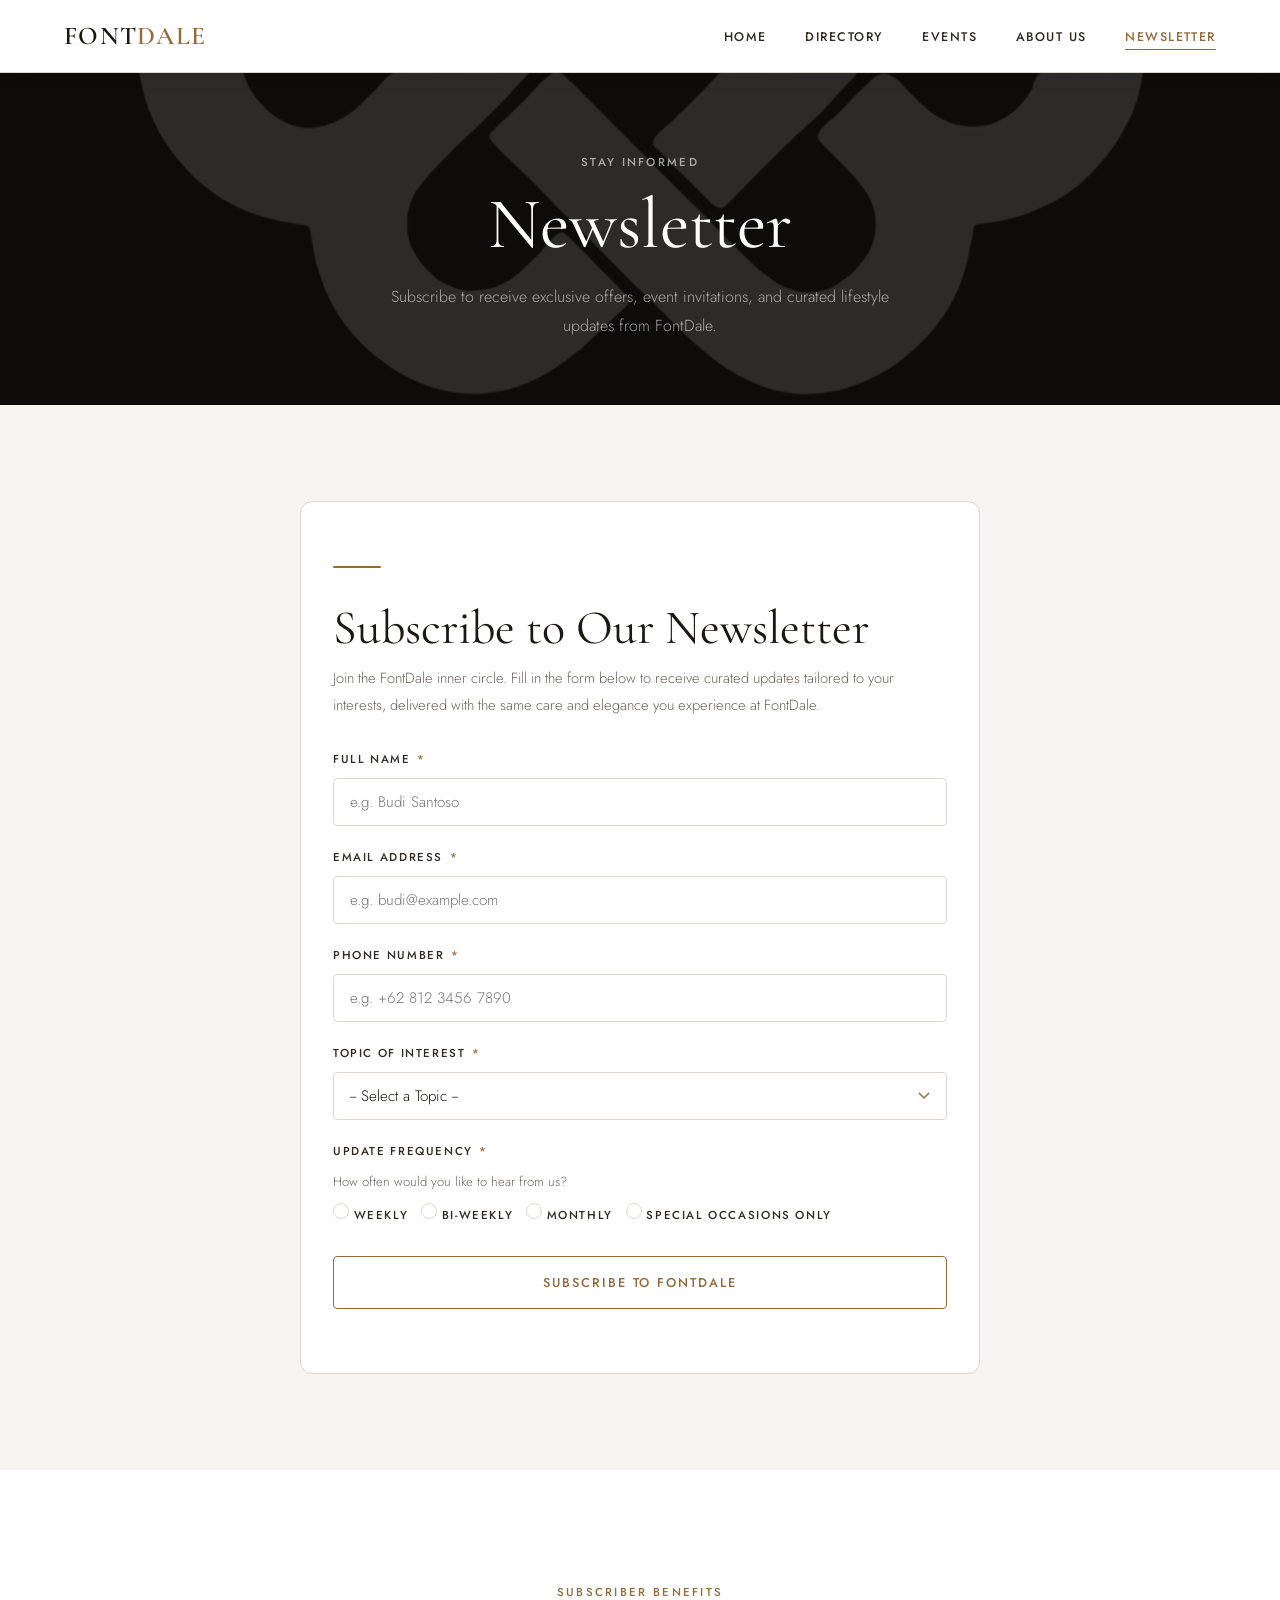
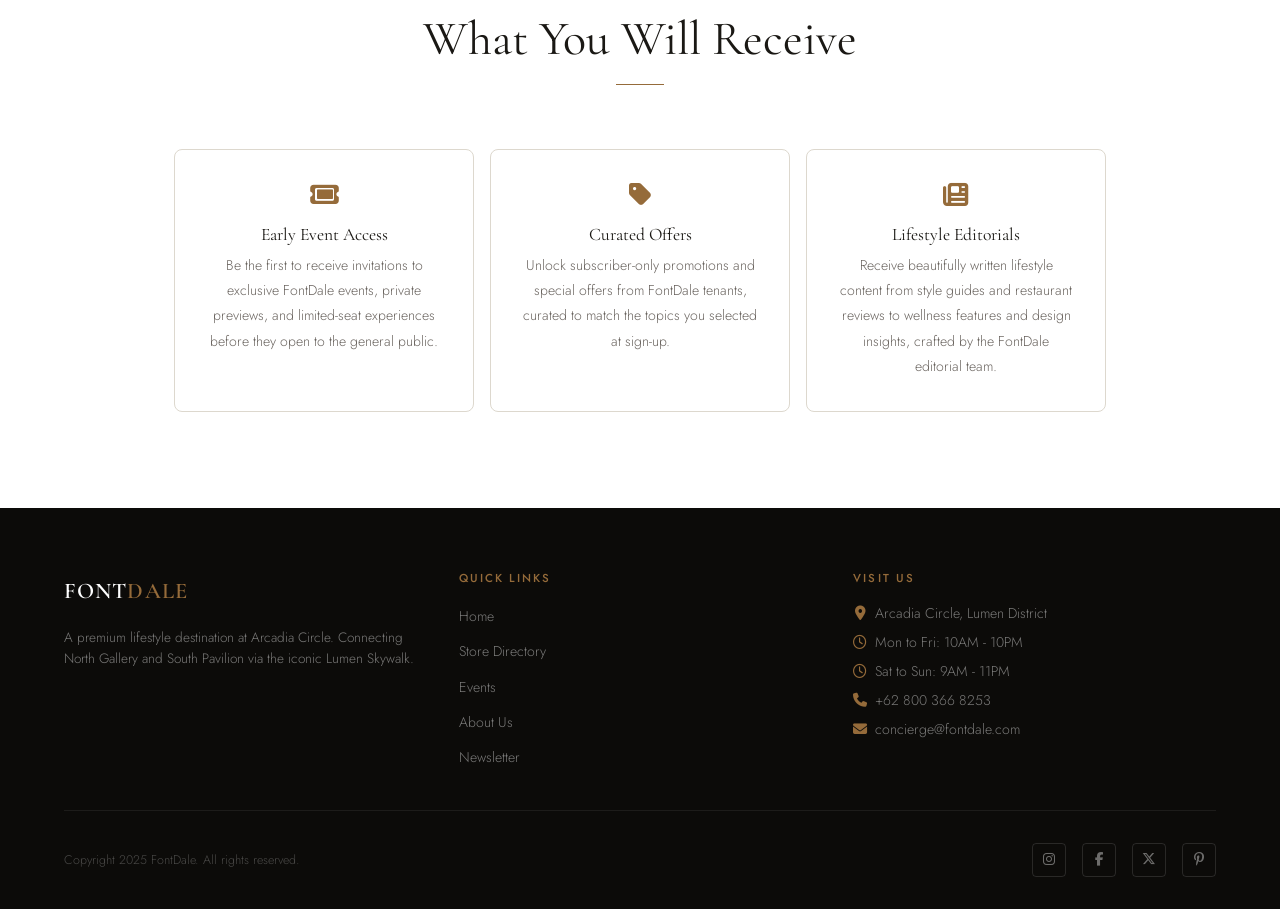
<file: newsletter.html>
<!DOCTYPE html>
<html lang="en">

<head>
    <meta charset="UTF-8">
    <meta name="viewport" content="width=device-width, initial-scale=1.0">
    <meta name="description"
        content="Subscribe to the FontDale newsletter for exclusive event previews, curated offers, and lifestyle updates delivered to your inbox.">
    <title>Newsletter | FontDale</title>
    <link rel="stylesheet" href="https://cdnjs.cloudflare.com/ajax/libs/font-awesome/6.5.0/css/all.min.css">
    <link rel="stylesheet" href="assets/css/style.css">
</head>

<body class="page-body">

    <header class="site-header">
        <div class="container">
            <div class="header-inner">
                <a href="index.html" class="site-logo" aria-label="FontDale Home">Font<span>Dale</span></a>
                <nav aria-label="Primary Navigation">
                    <ul class="nav-list">
                        <li><a href="index.html">Home</a></li>
                        <li><a href="directory.html">Directory</a></li>
                        <li><a href="events.html">Events</a></li>
                        <li><a href="about.html">About Us</a></li>
                        <li><a href="newsletter.html">Newsletter</a></li>
                    </ul>
                </nav>
                <button id="nav-toggle" class="nav-toggle" aria-label="Open navigation menu" aria-expanded="false">
                    <i id="nav-toggle-icon" class="fa-solid fa-bars"></i>
                </button>
            </div>
        </div>
    </header>

    <nav id="nav-mobile" class="nav-mobile" aria-label="Mobile Navigation">
        <ul>
            <li><a href="index.html">Home</a></li>
            <li><a href="directory.html">Directory</a></li>
            <li><a href="events.html">Events</a></li>
            <li><a href="about.html">About Us</a></li>
            <li><a href="newsletter.html">Newsletter</a></li>
        </ul>
    </nav>

    <main>

        <section class="page-banner" aria-label="Page Banner">
            <div class="page-banner-content container">
                <p class="label-overline">Stay Informed</p>
                <h1>Newsletter</h1>
                <p>Subscribe to receive exclusive offers, event invitations, and curated lifestyle updates from
                    FontDale.</p>
            </div>
        </section>

        <section class="section newsletter-section" id="newsletter" aria-labelledby="newsletter-heading">
            <div class="container">

                <div class="newsletter-card">

                    <h2 id="newsletter-heading">Subscribe to Our Newsletter</h2>
                    <p>
                        Join the FontDale inner circle. Fill in the form below to receive
                        curated updates tailored to your interests, delivered with the same
                        care and elegance you experience at FontDale.
                    </p>

                    <form id="newsletter-form" action="#" method="post" novalidate>

                        <div class="form-group">
                            <label for="field-name">
                                Full Name
                                <span class="req" aria-label="required">*</span>
                            </label>
                            <input type="text" id="field-name" name="name" placeholder="e.g. Budi Santoso"
                                autocomplete="name">
                            <span class="form-error" id="error-name" role="alert" aria-live="polite"></span>
                        </div>

                        <div class="form-group">
                            <label for="field-email">
                                Email Address
                                <span class="req" aria-label="required">*</span>
                            </label>
                            <input type="email" id="field-email" name="email" placeholder="e.g. budi@example.com"
                                autocomplete="email">
                            <span class="form-error" id="error-email" role="alert" aria-live="polite"></span>
                        </div>

                        <div class="form-group">
                            <label for="field-phone">
                                Phone Number
                                <span class="req" aria-label="required">*</span>
                            </label>
                            <input type="text" id="field-phone" name="phone" placeholder="e.g. +62 812 3456 7890"
                                autocomplete="tel" maxlength="16">
                            <span class="form-error" id="error-phone" role="alert" aria-live="polite"></span>
                        </div>

                        <div class="form-group">
                            <label for="field-topic">
                                Topic of Interest
                                <span class="req" aria-label="required">*</span>
                            </label>
                            <select id="field-topic" name="topic">
                                <option value="" disabled selected>-- Select a Topic --</option>
                                <option value="fashion">Fashion and Style</option>
                                <option value="dining">Dining and Culinary</option>
                                <option value="events">Events and Experiences</option>
                                <option value="wellness">Wellness and Beauty</option>
                                <option value="lifestyle">Lifestyle and Home</option>
                                <option value="offers">Exclusive Offers and Promotions</option>
                                <option value="all">All of the Above</option>
                            </select>
                            <span class="form-error" id="error-topic" role="alert" aria-live="polite"></span>
                        </div>

                        <div class="form-group">
                            <label>
                                Update Frequency
                                <span class="req" aria-label="required">*</span>
                            </label>
                            <p class="form-hint">How often would you like to hear from us?</p>

                            <div class="radio-group" id="radio-group-frequency">

                                <label class="radio-option" for="freq-weekly">
                                    <input type="radio" id="freq-weekly" name="frequency" value="weekly">
                                    Weekly
                                </label>

                                <label class="radio-option" for="freq-biweekly">
                                    <input type="radio" id="freq-biweekly" name="frequency" value="biweekly">
                                    Bi-Weekly
                                </label>

                                <label class="radio-option" for="freq-monthly">
                                    <input type="radio" id="freq-monthly" name="frequency" value="monthly">
                                    Monthly
                                </label>

                                <label class="radio-option" for="freq-rarely">
                                    <input type="radio" id="freq-rarely" name="frequency" value="rarely">
                                    Special Occasions Only
                                </label>

                            </div>

                            <span class="form-error" id="error-frequency" role="alert" aria-live="polite"></span>
                        </div>

                        <button type="submit" class="btn btn--full" id="btn-newsletter-submit">
                            Subscribe to FontDale
                        </button>

                        <div class="form-success" id="form-success-msg" role="status" aria-live="polite">
                            <i class="fa-solid fa-circle-check" aria-hidden="true"></i>
                            <p>
                                Thank you for subscribing to FontDale. Your preferences
                                have been saved and you will receive your first update shortly.
                                Welcome to the inner circle.
                            </p>
                        </div>

                    </form>

                </div>

            </div>
        </section>

        <section class="section" id="newsletter-benefits" aria-labelledby="benefits-heading">
            <div class="container">

                <div class="section-header">
                    <p class="label-overline">Subscriber Benefits</p>
                    <h2 id="benefits-heading">What You Will Receive</h2>
                    <span class="section-divider" aria-hidden="true"></span>
                </div>

                <div class="features-grid">

                    <div class="feature-card">
                        <i class="fa-solid fa-ticket" aria-hidden="true"></i>
                        <h3>Early Event Access</h3>
                        <p>
                            Be the first to receive invitations to exclusive FontDale events,
                            private previews, and limited-seat experiences before they open
                            to the general public.
                        </p>
                    </div>

                    <div class="feature-card">
                        <i class="fa-solid fa-tag" aria-hidden="true"></i>
                        <h3>Curated Offers</h3>
                        <p>
                            Unlock subscriber-only promotions and special offers from
                            FontDale tenants, curated to match the topics you selected
                            at sign-up.
                        </p>
                    </div>

                    <div class="feature-card">
                        <i class="fa-solid fa-newspaper" aria-hidden="true"></i>
                        <h3>Lifestyle Editorials</h3>
                        <p>
                            Receive beautifully written lifestyle content from style guides
                            and restaurant reviews to wellness features and design insights,
                            crafted by the FontDale editorial team.
                        </p>
                    </div>

                </div>

            </div>
        </section>

    </main>

    <footer class="site-footer" role="contentinfo">
        <div class="container">
            <div class="footer-grid">

                <div class="footer-col">
                    <div class="footer-logo">Font<span>Dale</span></div>
                    <p class="footer-tagline">
                        A premium lifestyle destination at Arcadia Circle.
                        Connecting North Gallery and South Pavilion
                        via the iconic Lumen Skywalk.
                    </p>
                </div>

                <div class="footer-col">
                    <h4>Quick Links</h4>
                    <ul class="footer-links">
                        <li><a href="index.html">Home</a></li>
                        <li><a href="directory.html">Store Directory</a></li>
                        <li><a href="events.html">Events</a></li>
                        <li><a href="about.html">About Us</a></li>
                        <li><a href="newsletter.html">Newsletter</a></li>
                    </ul>
                </div>

                <div class="footer-col footer-info">
                    <h4>Visit Us</h4>
                    <p><i class="fa-solid fa-location-dot" aria-hidden="true"></i>Arcadia Circle, Lumen District</p>
                    <p><i class="fa-regular fa-clock" aria-hidden="true"></i>Mon to Fri: 10AM - 10PM</p>
                    <p><i class="fa-regular fa-clock" aria-hidden="true"></i>Sat to Sun: 9AM - 11PM</p>
                    <p><i class="fa-solid fa-phone" aria-hidden="true"></i>+62 800 366 8253</p>
                    <p><i class="fa-solid fa-envelope" aria-hidden="true"></i>concierge@fontdale.com</p>
                </div>

            </div>

            <div class="footer-bottom">
                <p>Copyright 2025 FontDale. All rights reserved.</p>
                <div class="footer-social" aria-label="Social Media Links">
                    <a href="#" aria-label="FontDale on Instagram"><i class="fa-brands fa-instagram"
                            aria-hidden="true"></i></a>
                    <a href="#" aria-label="FontDale on Facebook"><i class="fa-brands fa-facebook-f"
                            aria-hidden="true"></i></a>
                    <a href="#" aria-label="FontDale on X (Twitter)"><i class="fa-brands fa-x-twitter"
                            aria-hidden="true"></i></a>
                    <a href="#" aria-label="FontDale on Pinterest"><i class="fa-brands fa-pinterest-p"
                            aria-hidden="true"></i></a>
                </div>
            </div>

        </div>
    </footer>

    <button id="scroll-top-btn" class="scroll-top" aria-label="Scroll back to top">
        <i class="fa-solid fa-chevron-up" aria-hidden="true"></i>
    </button>

    <script src="assets/js/main.js"></script>

</body>

</html>
</file>
<file: assets/css/style.css>
@import url('https://fonts.googleapis.com/css2?family=Cormorant+Garamond:ital,wght@0,300;0,400;0,600;1,300&family=Jost:wght@300;400;500;600&display=swap');

.btn-cta-spaced {
    margin-top: 2rem;
    display: inline-block;
}

.form-hint {
    font-size: 0.82rem;
    color: var(--color-mid);
    margin-bottom: 0.6rem;
}


:root {
    --color-white: #FFFFFF;
    --color-off-white: #F7F5F2;
    --color-surface: #EEE9E2;


    --color-gold: #956B3A;
    --color-gold-light: #D4A574;
    --color-gold-dark: #6B4524;

    --color-dark: #1A1814;
    --color-dark-soft: #2E2B26;
    --color-mid: #6B6560;
    --color-border: #DDD8CE;


    --color-footer-bg: #0C0B09;

    --font-display: 'Cormorant Garamond', Georgia, serif;
    --font-body: 'Jost', 'Segoe UI', sans-serif;

    --space-xs: 0.5rem;
    --space-sm: 1rem;
    --space-md: 2rem;
    --space-lg: 4rem;
    --space-xl: 6rem;

    --transition-fast: 0.2s ease;
    --transition-mid: 0.35s ease;

    --shadow-card: 0 4px 24px rgba(26, 24, 20, 0.10);
    --shadow-nav: 0 2px 20px rgba(26, 24, 20, 0.06);


    --radius-sm: 4px;
    --radius-md: 8px;
    --radius-lg: 12px;
}


*,
*::before,
*::after {
    box-sizing: border-box;
    margin: 0;
    padding: 0;
}

html {
    scroll-behavior: smooth;
    font-size: 16px;
}

body {
    font-family: var(--font-body);
    font-weight: 300;
    color: var(--color-dark);
    background-color: var(--color-white);
    line-height: 1.7;
    overflow-x: hidden;
}

img {
    max-width: 100%;
    height: auto;
    display: block;
}

a {
    text-decoration: none;
    color: inherit;
}

ul,
ol {
    list-style: none;
}

h1,
h2,
h3,
h4,
h5 {
    font-family: var(--font-display);
    font-weight: 400;
    line-height: 1.2;
    color: var(--color-dark);
}

h1 {
    font-size: clamp(2.4rem, 6vw, 4.5rem);
}

h2 {
    font-size: clamp(1.8rem, 4vw, 3rem);
}

h3 {
    font-size: clamp(1.3rem, 2.5vw, 1.8rem);
}

h4 {
    font-size: 1.2rem;
}

p {
    font-size: 1rem;
    color: var(--color-mid);
    line-height: 1.8;
}


.text-gold {
    color: var(--color-gold);
}

.label-overline {
    font-family: var(--font-body);
    font-size: 0.72rem;
    font-weight: 500;
    letter-spacing: 0.2em;
    text-transform: uppercase;
    color: var(--color-gold);
}

.section-header {
    text-align: center;
    margin-bottom: var(--space-lg);
}

.section-header h2 {
    margin-top: var(--space-xs);
}

.section-header p {
    max-width: 540px;
    margin: var(--space-sm) auto 0;
}

.section-divider {
    display: block;
    width: 48px;
    height: 1px;
    background-color: var(--color-gold);
    margin: var(--space-sm) auto 0;
}


.container {
    width: 90%;
    max-width: 1200px;
    margin-left: auto;
    margin-right: auto;
}

.section {
    padding-top: var(--space-xl);
    padding-bottom: var(--space-xl);
}

.section--alt {
    background-color: var(--color-off-white);
}

.section--surface {
    background-color: var(--color-surface);
}


.btn {
    display: inline-block;
    font-family: var(--font-body);
    font-size: 0.8rem;
    font-weight: 500;
    letter-spacing: 0.15em;
    text-transform: uppercase;
    padding: 0.9rem 2.4rem;
    border: 1.5px solid var(--color-gold);
    background-color: transparent;
    color: var(--color-gold);
    border-radius: var(--radius-sm);
    cursor: pointer;
    transition: background-color var(--transition-fast),
        color var(--transition-fast),
        border-color var(--transition-fast);
}

.btn:hover,
.btn:focus {
    background-color: var(--color-gold);
    border-color: var(--color-gold);
    color: var(--color-white);
    outline: none;
}


.btn--outline {
    background-color: transparent;
    color: var(--color-gold);
}

.btn--outline:hover,
.btn--outline:focus {
    background-color: var(--color-gold);
    color: var(--color-white);
}


.btn--light {
    border-color: rgba(255, 255, 255, 0.7);
    background-color: transparent;
    color: var(--color-white);
}

.btn--light:hover,
.btn--light:focus {
    background-color: var(--color-white);
    border-color: var(--color-white);
    color: var(--color-dark);
}


.site-header {
    position: fixed;
    top: 0;
    left: 0;
    width: 100%;
    z-index: 1000;
    background-color: rgba(255, 255, 255, 0.97);
    border-bottom: 1px solid var(--color-border);
    box-shadow: var(--shadow-nav);
}

.header-inner {
    display: flex;
    align-items: center;
    justify-content: space-between;
    height: 72px;
}

.site-logo {
    font-family: var(--font-display);
    font-size: 1.6rem;
    font-weight: 600;
    letter-spacing: 0.05em;
    color: var(--color-dark);
    text-transform: uppercase;
}

.site-logo span {
    color: var(--color-gold);
}

.nav-list {
    display: flex;
    align-items: center;
    gap: 2.4rem;
}

.nav-list a {
    font-size: 0.78rem;
    font-weight: 500;
    letter-spacing: 0.12em;
    text-transform: uppercase;
    color: var(--color-dark-soft);
    position: relative;
    padding-bottom: 4px;
    transition: color var(--transition-fast);
}

.nav-list a::after {
    content: '';
    position: absolute;
    bottom: 0;
    left: 0;
    width: 0;
    height: 1px;
    background-color: var(--color-gold);
    transition: width var(--transition-mid);
}

.nav-list a:hover,
.nav-list a.nav-active {
    color: var(--color-gold);
}

.nav-list a:hover::after,
.nav-list a.nav-active::after {
    width: 100%;
}

.nav-toggle {
    display: none;
    background: none;
    border: none;
    cursor: pointer;
    padding: 6px;
    color: var(--color-dark);
    font-size: 1.3rem;
}

.nav-mobile {
    display: none;
    position: fixed;
    top: 72px;
    left: 0;
    width: 100%;
    background-color: var(--color-white);
    border-top: 1px solid var(--color-border);
    z-index: 999;
    padding: var(--space-md) var(--space-sm);
}

.nav-mobile.nav-open {
    display: block;
}

.nav-mobile ul {
    display: flex;
    flex-direction: column;
    gap: 0;
}

.nav-mobile ul li a {
    display: block;
    font-size: 0.9rem;
    font-weight: 400;
    letter-spacing: 0.1em;
    text-transform: uppercase;
    color: var(--color-dark-soft);
    padding: 0.9rem 0;
    border-bottom: 1px solid var(--color-border);
    transition: color var(--transition-fast), padding-left var(--transition-fast);
}

.nav-mobile ul li a:hover,
.nav-mobile ul li a.nav-active {
    color: var(--color-gold);
    padding-left: 0.6rem;
}

.page-body {
    padding-top: 72px;
}


.site-footer {
    background-color: var(--color-footer-bg);
    color: rgba(255, 255, 255, 0.6);
    padding: var(--space-lg) 0 var(--space-md);
}

.footer-grid {
    display: flex;
    flex-wrap: wrap;
    gap: var(--space-md);
    justify-content: space-between;
    margin-bottom: var(--space-md);
}

.footer-col {
    flex: 1 1 200px;
}

.footer-logo {
    font-family: var(--font-display);
    font-size: 1.4rem;
    font-weight: 600;
    letter-spacing: 0.05em;
    color: var(--color-white);
    text-transform: uppercase;
    margin-bottom: var(--space-sm);
}

.footer-logo span {
    color: var(--color-gold);
}

.footer-tagline {
    font-size: 0.85rem;
    line-height: 1.6;
    color: rgba(255, 255, 255, 0.45);
}

.footer-col h4 {
    font-family: var(--font-body);
    font-size: 0.72rem;
    font-weight: 500;
    letter-spacing: 0.18em;
    text-transform: uppercase;
    color: var(--color-gold);
    margin-bottom: var(--space-sm);
}

.footer-links li {
    margin-bottom: 0.5rem;
}

.footer-links a {
    font-size: 0.88rem;
    color: rgba(255, 255, 255, 0.45);
    transition: color var(--transition-fast);
}

.footer-links a:hover {
    color: var(--color-gold-light);
}

.footer-info p {
    font-size: 0.88rem;
    color: rgba(255, 255, 255, 0.45);
    margin-bottom: 0.4rem;
    line-height: 1.6;
}

.footer-info i {
    color: var(--color-gold);
    margin-right: 0.5rem;
    width: 14px;
    text-align: center;
}

.footer-bottom {
    border-top: 1px solid rgba(255, 255, 255, 0.07);
    padding-top: var(--space-md);
    display: flex;
    align-items: center;
    justify-content: space-between;
    flex-wrap: wrap;
    gap: var(--space-sm);
}

.footer-bottom p {
    font-size: 0.78rem;
    color: rgba(255, 255, 255, 0.25);
}

.footer-social {
    display: flex;
    gap: 1rem;
}

.footer-social a {
    display: flex;
    align-items: center;
    justify-content: center;
    width: 34px;
    height: 34px;
    border: 1px solid rgba(255, 255, 255, 0.12);
    border-radius: var(--radius-sm);
    color: rgba(255, 255, 255, 0.4);
    font-size: 0.85rem;
    transition: border-color var(--transition-fast), color var(--transition-fast);
}

.footer-social a:hover {
    border-color: var(--color-gold);
    color: var(--color-gold);
}


.page-banner {
    background-color: var(--color-dark);
    background-image: url('../images/pattern.png');
    background-repeat: no-repeat;
    background-size: contain;
    background-position: 50% 0%;
    padding: var(--space-lg) 0;
    text-align: center;
    position: relative;
}

.page-banner::before {
    content: '';
    position: absolute;
    inset: 0;
    background-color: rgba(12, 11, 9, 0.86);
}

.page-banner-content {
    position: relative;
    z-index: 1;
}

.page-banner h1 {
    color: var(--color-white);
    margin-top: var(--space-xs);
}

.page-banner p {
    color: rgba(255, 255, 255, 0.6);
    max-width: 500px;
    margin: var(--space-sm) auto 0;
}


.hero {
    position: relative;
    min-height: 100vh;
    display: flex;
    align-items: center;
    overflow: hidden;
}

.hero-bg {
    position: absolute;
    inset: 0;
    z-index: 0;
}

.hero-bg img {
    width: 100%;
    height: 100%;
    object-fit: cover;
    object-position: center;
}

.hero-overlay {
    position: absolute;
    inset: 0;
    background: linear-gradient(105deg,
            rgba(12, 11, 9, 0.82) 40%,
            rgba(12, 11, 9, 0.32) 100%);
    z-index: 1;
}

.hero-content {
    position: relative;
    z-index: 2;
    max-width: 680px;
    padding: var(--space-xl) 0;
}

.hero-content .label-overline {
    color: var(--color-gold-light);
}

.hero-content h1 {
    color: var(--color-white);
    margin-top: var(--space-xs);
    font-style: italic;
}

.hero-tagline {
    font-size: 1.05rem;
    color: rgba(255, 255, 255, 0.75);
    margin: var(--space-sm) 0 var(--space-md);
    max-width: 460px;
    line-height: 1.8;
}

.hero-actions {
    display: flex;
    flex-wrap: wrap;
    gap: 1rem;
}


.info-strip {
    background-color: var(--color-dark-soft);
    padding: var(--space-md) 0;
    border-bottom: 2px solid var(--color-gold);
}

.info-strip-grid {
    display: flex;
    flex-wrap: wrap;
    gap: var(--space-md);
    justify-content: space-around;
    align-items: flex-start;
}

.info-strip-item {
    display: flex;
    align-items: flex-start;
    gap: 1rem;
    flex: 1 1 220px;
}

.info-strip-item i {
    color: var(--color-gold);
    font-size: 1.3rem;
    margin-top: 3px;
    flex-shrink: 0;
}

.info-strip-item h4 {
    font-family: var(--font-body);
    font-size: 0.7rem;
    font-weight: 500;
    letter-spacing: 0.15em;
    text-transform: uppercase;
    color: var(--color-gold-light);
    margin-bottom: 0.3rem;
}

.info-strip-item p {
    font-size: 0.9rem;
    color: rgba(255, 255, 255, 0.65);
    line-height: 1.6;
}


.intro-grid {
    display: flex;
    flex-wrap: wrap;
    gap: var(--space-md);
    align-items: center;
}

.intro-text {
    flex: 1 1 320px;
}

.intro-text h2 {
    margin-top: var(--space-xs);
    margin-bottom: var(--space-sm);
}

.intro-text p {
    margin-bottom: var(--space-sm);
}

.intro-visual {
    flex: 1 1 260px;
    position: relative;
}

.intro-visual img {
    width: 100%;
    height: 420px;
    object-fit: cover;
    border-radius: var(--radius-md);
}

.intro-visual::before {
    content: '';
    position: absolute;
    top: 20px;
    left: 20px;
    right: -20px;
    bottom: -20px;
    border: 1.5px solid var(--color-gold);
    border-radius: var(--radius-md);
    z-index: -1;
}


.features-grid {
    display: flex;
    flex-wrap: wrap;
    gap: var(--space-sm);
    justify-content: center;
}

.feature-card {
    flex: 1 1 240px;
    max-width: 300px;
    padding: var(--space-md);
    background-color: var(--color-white);
    border: 1px solid var(--color-border);
    border-radius: var(--radius-md);
    text-align: center;
    transition: box-shadow var(--transition-mid), transform var(--transition-mid);
}

.feature-card:hover {
    box-shadow: var(--shadow-card);
    transform: translateY(-4px);
}

.feature-card i {
    font-size: 1.6rem;
    color: var(--color-gold);
    margin-bottom: var(--space-sm);
}

.feature-card h3 {
    font-size: 1.1rem;
    margin-bottom: 0.5rem;
}

.feature-card p {
    font-size: 0.88rem;
}


.tenant-grid {
    display: flex;
    flex-direction: column;
    gap: var(--space-sm);
}

.tenant-card {
    display: flex;
    flex-direction: row;
    width: 100%;
    background-color: var(--color-white);
    border: 1px solid var(--color-border);
    border-radius: var(--radius-md);
    overflow: hidden;
    transition: box-shadow var(--transition-mid), transform var(--transition-mid);
}

.tenant-card:hover {
    box-shadow: 0 8px 32px rgba(26, 24, 20, 0.11);
    transform: translateY(-3px);
}

.tenant-card-image {
    width: 280px;
    min-width: 280px;
    flex-shrink: 0;
    overflow: hidden;
}

.tenant-card-image img {
    width: 100%;
    height: 100%;
    object-fit: cover;
    transition: transform 0.5s ease;
    display: block;
}

.tenant-card:hover .tenant-card-image img {
    transform: scale(1.05);
}

.tenant-card-body {
    flex: 1;
    padding: 2rem 2.4rem;
    display: flex;
    flex-direction: column;
    justify-content: center;
}

.tenant-category {
    display: inline-block;
    font-size: 0.65rem;
    font-weight: 500;
    letter-spacing: 0.18em;
    text-transform: uppercase;
    color: var(--color-gold);
    margin-bottom: 0.4rem;
}

.tenant-card-body h3 {
    font-size: 1.25rem;
    margin-bottom: 0.5rem;
    color: var(--color-dark);
}

.tenant-card-body p {
    font-size: 0.88rem;
    color: var(--color-mid);
    line-height: 1.7;
}

.tenant-location {
    display: flex;
    align-items: center;
    gap: 0.4rem;
    margin-top: 0.9rem;
    font-size: 0.78rem;
    color: var(--color-mid);
}

.tenant-location i {
    color: var(--color-gold);
    font-size: 0.75rem;
}


.events-list {
    display: flex;
    flex-direction: column;
    gap: var(--space-md);
}

.event-item {
    display: flex;
    flex-wrap: wrap;
    gap: var(--space-sm);
    background-color: var(--color-white);
    border: 1px solid var(--color-border);
    border-radius: var(--radius-md);
    overflow: hidden;
    transition: box-shadow var(--transition-mid);
}

.event-item:hover {
    box-shadow: var(--shadow-card);
}

.event-date-block {
    flex-shrink: 0;
    width: 90px;
    background-color: var(--color-gold);
    color: var(--color-white);
    display: flex;
    flex-direction: column;
    align-items: center;
    justify-content: center;
    padding: 1rem 0.5rem;
    text-align: center;
}

.event-date-block .event-day {
    font-family: var(--font-display);
    font-size: 2.4rem;
    font-weight: 400;
    line-height: 1;
}

.event-date-block .event-month {
    font-size: 0.68rem;
    font-weight: 500;
    letter-spacing: 0.12em;
    text-transform: uppercase;
    margin-top: 0.2rem;
}

.event-date-block .event-year {
    font-size: 0.7rem;
    opacity: 0.75;
    margin-top: 0.15rem;
}

.event-content {
    flex: 1 1 220px;
    padding: 1.4rem;
}

.event-tag {
    display: inline-block;
    font-size: 0.62rem;
    font-weight: 500;
    letter-spacing: 0.18em;
    text-transform: uppercase;
    padding: 0.2rem 0.7rem;
    border: 1px solid currentColor;
    border-radius: var(--radius-sm);
    margin-bottom: 0.6rem;
}

.event-tag--current {
    color: var(--color-gold-dark);
    border-color: var(--color-gold-dark);
}

.event-tag--upcoming {
    color: var(--color-mid);
}

.event-content h3 {
    font-size: 1.3rem;
    margin-bottom: 0.5rem;
    color: var(--color-dark);
}

.event-content p {
    font-size: 0.88rem;
    color: var(--color-mid);
    line-height: 1.7;
}

.event-meta {
    display: flex;
    flex-wrap: wrap;
    gap: 1.2rem;
    margin-top: 0.8rem;
    font-size: 0.78rem;
    color: var(--color-mid);
}

.event-meta span {
    display: flex;
    align-items: center;
    gap: 0.4rem;
}

.event-meta i {
    color: var(--color-gold);
    font-size: 0.75rem;
}


.about-intro {
    display: flex;
    flex-wrap: wrap;
    gap: var(--space-md);
    align-items: center;
}

.about-intro-text {
    flex: 1 1 320px;
}

.about-intro-text h2 {
    margin-top: var(--space-xs);
    margin-bottom: var(--space-sm);
}

.about-intro-text p {
    margin-bottom: var(--space-sm);
}

.about-intro-image {
    flex: 1 1 260px;
}

.about-intro-image img {
    width: 100%;
    height: 380px;
    object-fit: cover;
    border-radius: var(--radius-md);
}


.timeline {
    position: relative;
    max-width: 720px;
    margin: 0 auto;
    padding-left: var(--space-md);
}

.timeline::before {
    content: '';
    position: absolute;
    top: 0;
    bottom: 0;
    left: 0;
    width: 1px;
    background-color: var(--color-gold);
}

.timeline-item {
    position: relative;
    margin-bottom: var(--space-md);
    padding-left: var(--space-md);
}

.timeline-item::before {
    content: '';
    position: absolute;
    top: 8px;
    left: -5px;
    width: 10px;
    height: 10px;
    background-color: var(--color-gold);
    border-radius: 50%;
}

.timeline-item .timeline-year {
    font-family: var(--font-display);
    font-size: 1.6rem;
    color: var(--color-gold);
    margin-bottom: 0.3rem;
}

.timeline-item h3 {
    font-size: 1.15rem;
    margin-bottom: 0.4rem;
}

.timeline-item p {
    font-size: 0.9rem;
}


.values-grid {
    display: flex;
    flex-wrap: wrap;
    gap: var(--space-sm);
    justify-content: center;
    margin-top: var(--space-md);
}

.value-item {
    flex: 1 1 200px;
    max-width: 260px;
    padding: var(--space-md);
    border-top: 2px solid var(--color-gold);
    border-radius: 0 0 var(--radius-md) var(--radius-md);
    background-color: var(--color-white);
}

.value-item h4 {
    font-family: var(--font-display);
    font-size: 1.1rem;
    margin-bottom: 0.5rem;
    color: var(--color-dark);
}

.value-item p {
    font-size: 0.85rem;
}


.founder-block {
    display: flex;
    flex-wrap: wrap;
    gap: var(--space-md);
    align-items: center;
    background-color: var(--color-footer-bg);
    border-radius: var(--radius-lg);
    padding: var(--space-lg);
}

.founder-quote {
    flex: 1 1 280px;
}

.founder-quote blockquote {
    font-family: var(--font-display);
    font-size: clamp(1.3rem, 3vw, 2rem);
    font-style: italic;
    color: var(--color-white);
    line-height: 1.5;
    border-left: 2px solid var(--color-gold);
    padding-left: var(--space-md);
    margin-bottom: var(--space-sm);
}

.founder-quote cite {
    font-family: var(--font-body);
    font-size: 0.8rem;
    font-weight: 500;
    letter-spacing: 0.15em;
    text-transform: uppercase;
    color: var(--color-gold);
    padding-left: var(--space-md);
}

.founder-info {
    flex: 1 1 220px;
    color: rgba(255, 255, 255, 0.6);
}

.founder-info h3 {
    color: var(--color-white);
    font-size: 1.5rem;
    margin-bottom: 0.3rem;
}

.founder-info .founder-title {
    font-size: 0.72rem;
    font-weight: 500;
    letter-spacing: 0.18em;
    text-transform: uppercase;
    color: var(--color-gold);
    margin-bottom: var(--space-sm);
}

.founder-info p {
    font-size: 0.88rem;
    color: rgba(255, 255, 255, 0.55);
    line-height: 1.7;
}


.newsletter-section {
    background-color: var(--color-off-white);
}

.newsletter-card {
    max-width: 680px;
    margin: 0 auto;
    background-color: var(--color-white);
    border: 1px solid var(--color-border);
    border-radius: var(--radius-lg);
    padding: var(--space-lg) var(--space-md);
}

.newsletter-card::before {
    content: '';
    display: block;
    width: 48px;
    height: 2px;
    background-color: var(--color-gold);
    margin-bottom: var(--space-md);
    border-radius: 1px;
}

.newsletter-card h2 {
    margin-bottom: 0.5rem;
}

.newsletter-card>p {
    font-size: 0.92rem;
    color: var(--color-mid);
    margin-bottom: var(--space-md);
}


.form-group {
    margin-bottom: 1.4rem;
    position: relative;
}

.form-group label {
    display: block;
    font-size: 0.72rem;
    font-weight: 500;
    letter-spacing: 0.14em;
    text-transform: uppercase;
    color: var(--color-dark-soft);
    margin-bottom: 0.5rem;
}

.form-group label .req {
    color: var(--color-gold);
    margin-left: 2px;
}

.form-group input[type="text"],
.form-group input[type="email"],
.form-group input[type="number"],
.form-group select {
    width: 100%;
    font-family: var(--font-body);
    font-size: 0.95rem;
    font-weight: 300;
    color: var(--color-dark);
    background-color: var(--color-white);
    border: 1px solid var(--color-border);
    border-radius: var(--radius-sm);
    padding: 0.75rem 1rem;
    outline: none;
    transition: border-color var(--transition-fast);
    -webkit-appearance: none;
    appearance: none;
}


.form-group select {
    background-image: url("data:image/svg+xml,%3Csvg xmlns='http://www.w3.org/2000/svg' width='12' height='8' viewBox='0 0 12 8'%3E%3Cpath d='M1 1l5 5 5-5' stroke='%23956B3A' stroke-width='1.5' fill='none'/%3E%3C/svg%3E");
    background-repeat: no-repeat;
    background-position: right 1rem center;
    padding-right: 2.5rem;
}

.form-group input:focus,
.form-group select:focus {
    border-color: var(--color-gold);
}

.form-group input.is-error,
.form-group select.is-error {
    border-color: #c0392b;
}

.form-error {
    display: none;
    font-size: 0.78rem;
    color: #c0392b;
    margin-top: 0.4rem;
}

.form-error.visible {
    display: block;
}


.radio-group {
    display: flex;
    flex-wrap: wrap;
    gap: 0.8rem;
    margin-top: 0.4rem;
}

.radio-option {
    display: flex;
    align-items: center;
    gap: 0.45rem;
    cursor: pointer;
    font-size: 0.88rem;
    color: var(--color-dark-soft);
}

.radio-option input[type="radio"] {
    -webkit-appearance: none;
    appearance: none;
    width: 16px;
    height: 16px;
    border: 1.5px solid var(--color-border);
    border-radius: 50%;
    cursor: pointer;
    flex-shrink: 0;
    transition: border-color var(--transition-fast);
    position: relative;
}

.radio-option input[type="radio"]::after {
    content: '';
    position: absolute;
    top: 50%;
    left: 50%;
    transform: translate(-50%, -50%) scale(0);
    width: 8px;
    height: 8px;
    border-radius: 50%;
    background-color: var(--color-gold);
    transition: transform var(--transition-fast);
}

.radio-option input[type="radio"]:checked {
    border-color: var(--color-gold);
}

.radio-option input[type="radio"]:checked::after {
    transform: translate(-50%, -50%) scale(1);
}

.radio-group.is-error .radio-option input[type="radio"] {
    border-color: #c0392b;
}

.btn--full {
    width: 100%;
    text-align: center;
    padding: 1rem;
}


.form-success {
    display: none;
    background-color: #f0faf5;
    border: 1px solid #a8d5ba;
    border-radius: var(--radius-md);
    padding: var(--space-sm) var(--space-md);
    margin-top: var(--space-md);
    text-align: center;
}

.form-success.visible {
    display: block;
}

.form-success p {
    color: #2d7a4f;
    font-size: 0.9rem;
}

.form-success i {
    color: #2d7a4f;
    font-size: 1.4rem;
    margin-bottom: 0.4rem;
    display: block;
}


.scroll-top {
    position: fixed;
    bottom: 2rem;
    right: 2rem;
    width: 42px;
    height: 42px;
    background-color: var(--color-gold);
    color: var(--color-white);
    display: flex;
    align-items: center;
    justify-content: center;
    font-size: 0.85rem;
    border: none;
    border-radius: var(--radius-sm);
    cursor: pointer;
    opacity: 0;
    pointer-events: none;
    transition: opacity var(--transition-fast), background-color var(--transition-fast);
    z-index: 900;
}

.scroll-top.visible {
    opacity: 1;
    pointer-events: auto;
}

.scroll-top:hover {
    background-color: var(--color-gold-dark);
}


@media screen and (max-width: 540px) {
    h1 {
        font-size: 2.2rem;
    }

    h2 {
        font-size: 1.6rem;
    }

    h3 {
        font-size: 1.15rem;
    }

    .nav-list {
        display: none;
    }

    .nav-toggle {
        display: flex;
        align-items: center;
        justify-content: center;
    }

    .page-banner {
        padding: var(--space-md) 0;
    }

    .section {
        padding-top: 3rem;
        padding-bottom: 3rem;
    }

    .info-strip-grid {
        flex-direction: column;
        gap: var(--space-sm);
    }

    .intro-grid,
    .about-intro {
        flex-direction: column;
    }

    .intro-visual::before {
        display: none;
    }

    .intro-visual img {
        height: 240px;
    }

    .feature-card {
        flex: 1 1 100%;
        max-width: 100%;
    }

    .hero-content h1 {
        font-size: 2rem;
    }

    .hero-actions {
        flex-direction: column;
    }

    .hero-actions .btn {
        width: 100%;
        text-align: center;
    }


    .tenant-card {
        flex-direction: column;
    }

    .tenant-card-image {
        width: 100%;
        min-width: 0;
        height: 220px;
    }

    .tenant-card-body {
        padding: 1.4rem;
    }


    .event-date-block {
        width: 100%;
        flex-direction: row;
        gap: 0.5rem;
        padding: 0.75rem var(--space-sm);
    }

    .event-date-block .event-day {
        font-size: 1.8rem;
    }


    .founder-block {
        padding: var(--space-md);
        flex-direction: column;
        border-radius: var(--radius-md);
    }


    .newsletter-card {
        padding: var(--space-md) var(--space-sm);
    }

    .radio-group {
        flex-direction: column;
    }


    .footer-grid {
        flex-direction: column;
    }

    .footer-bottom {
        flex-direction: column;
        text-align: center;
    }

    .footer-social {
        justify-content: center;
    }


    .scroll-top {
        width: 36px;
        height: 36px;
        bottom: 1rem;
        right: 1rem;
    }
}
</file>
